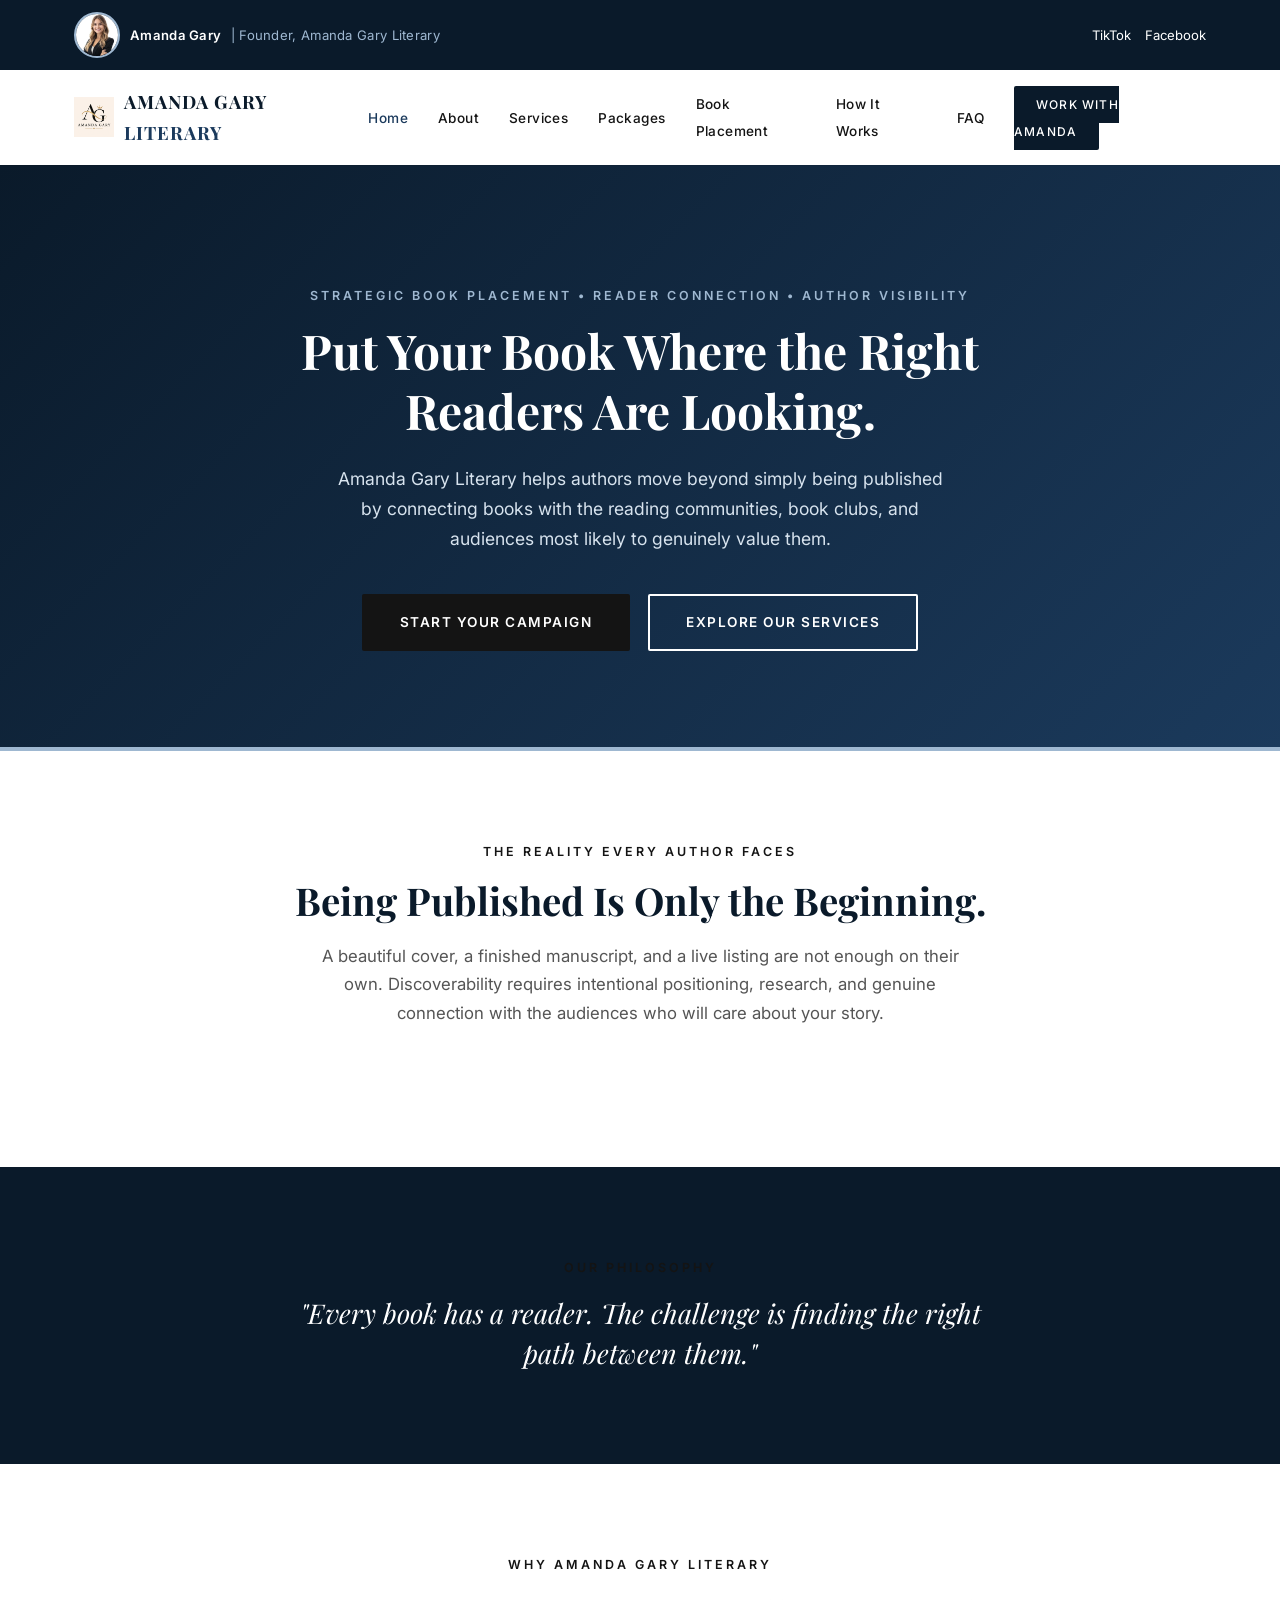
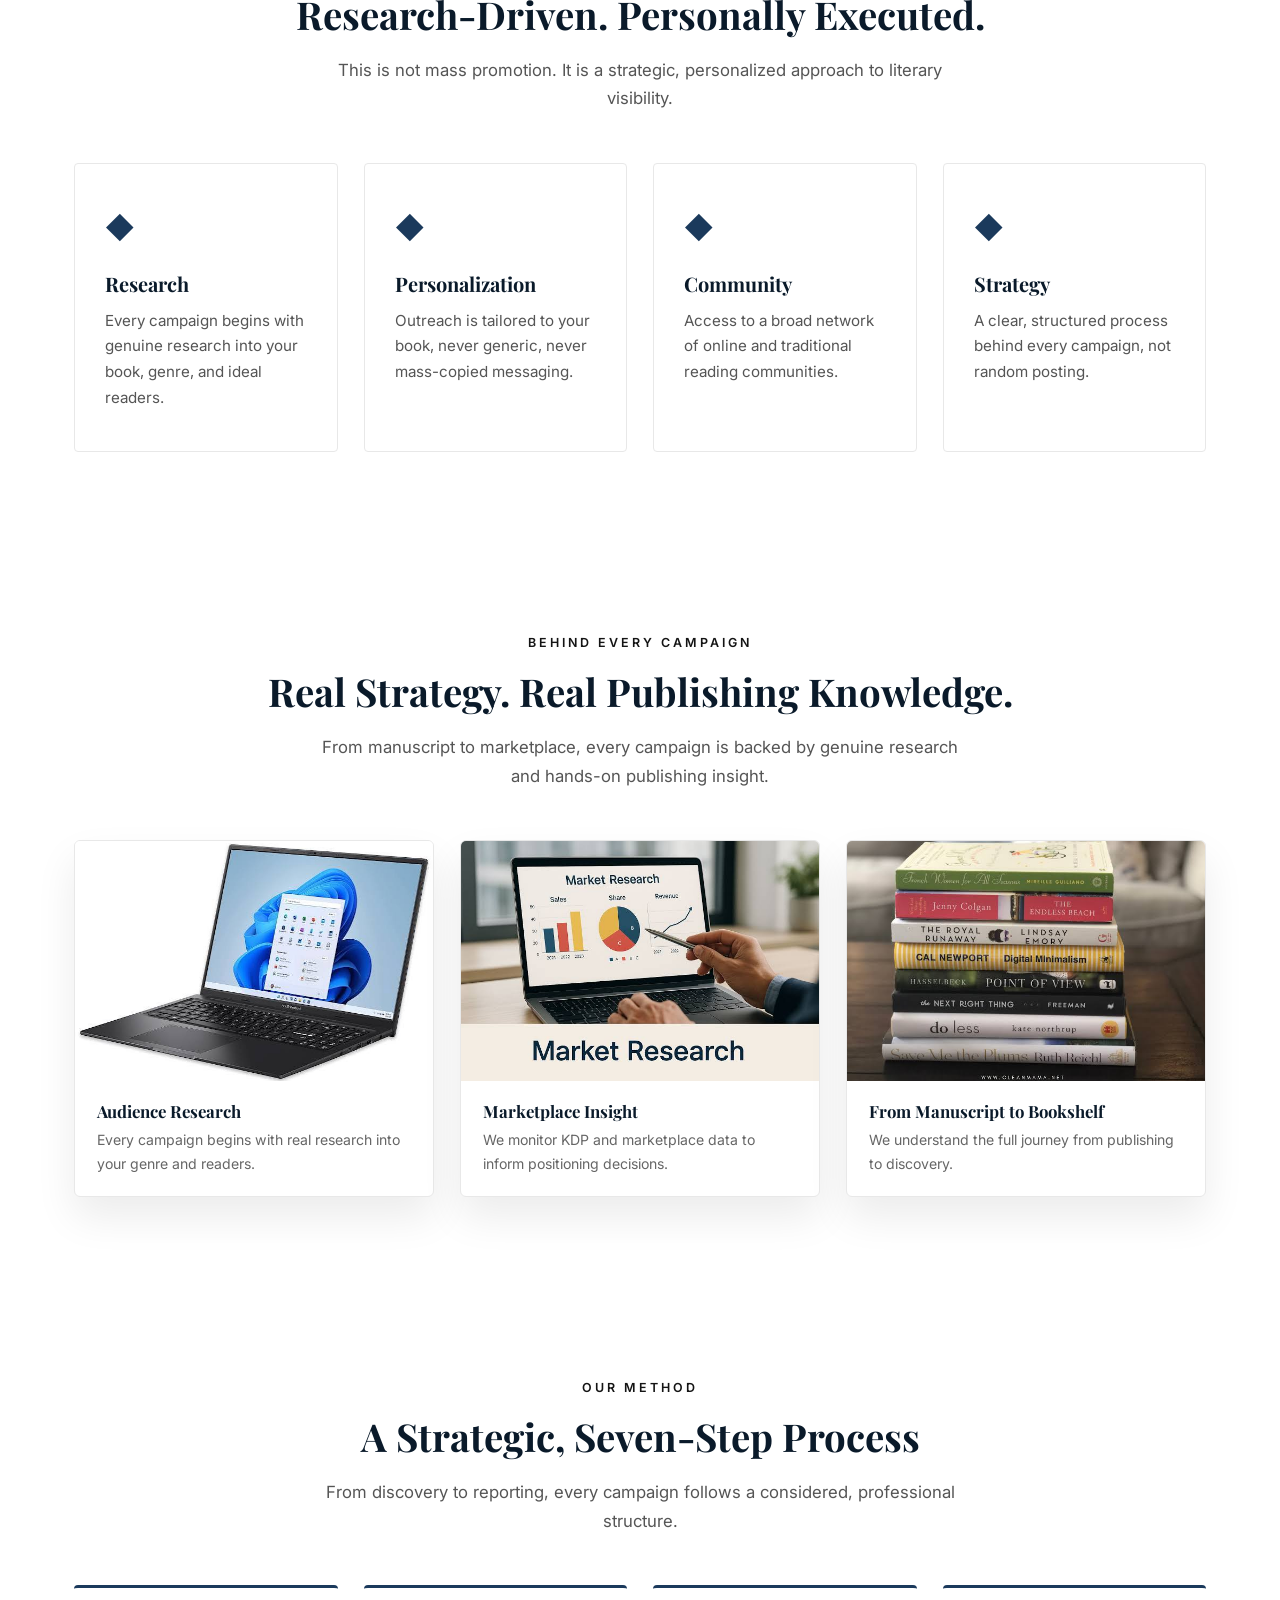
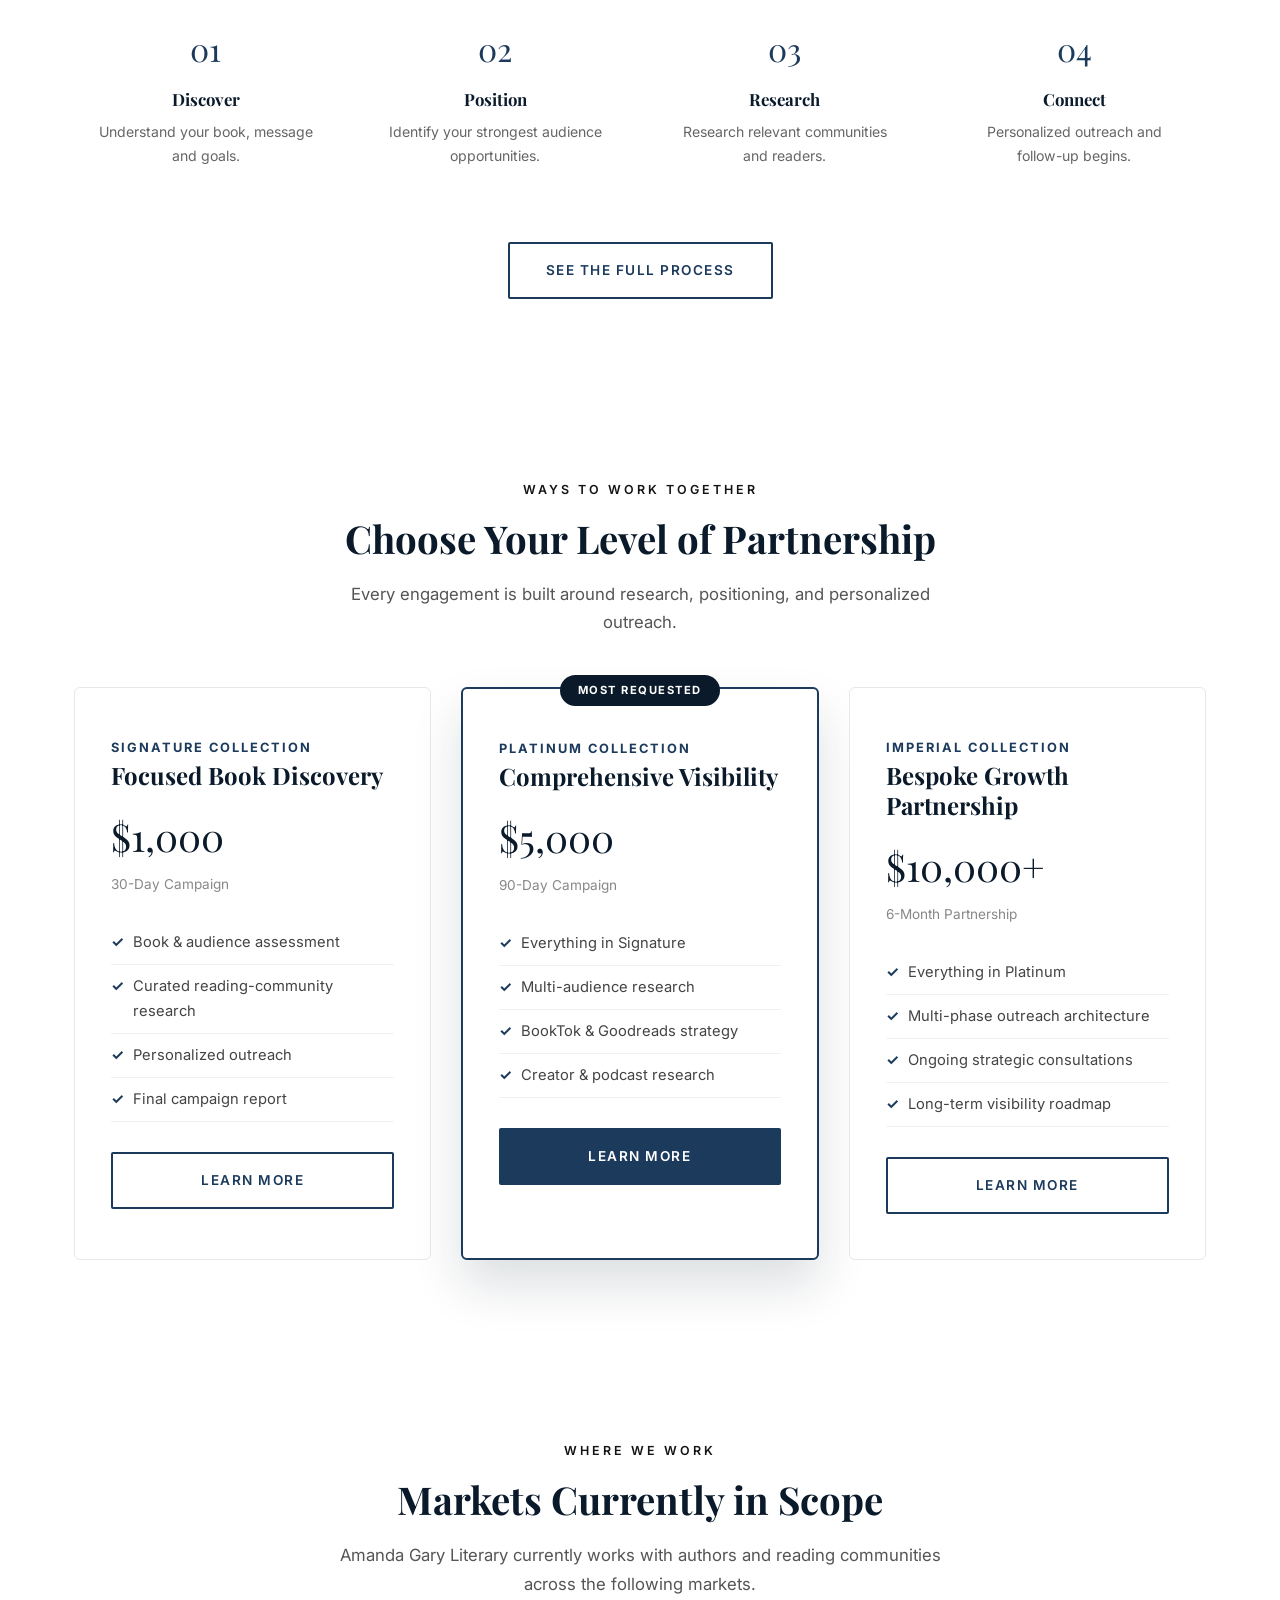
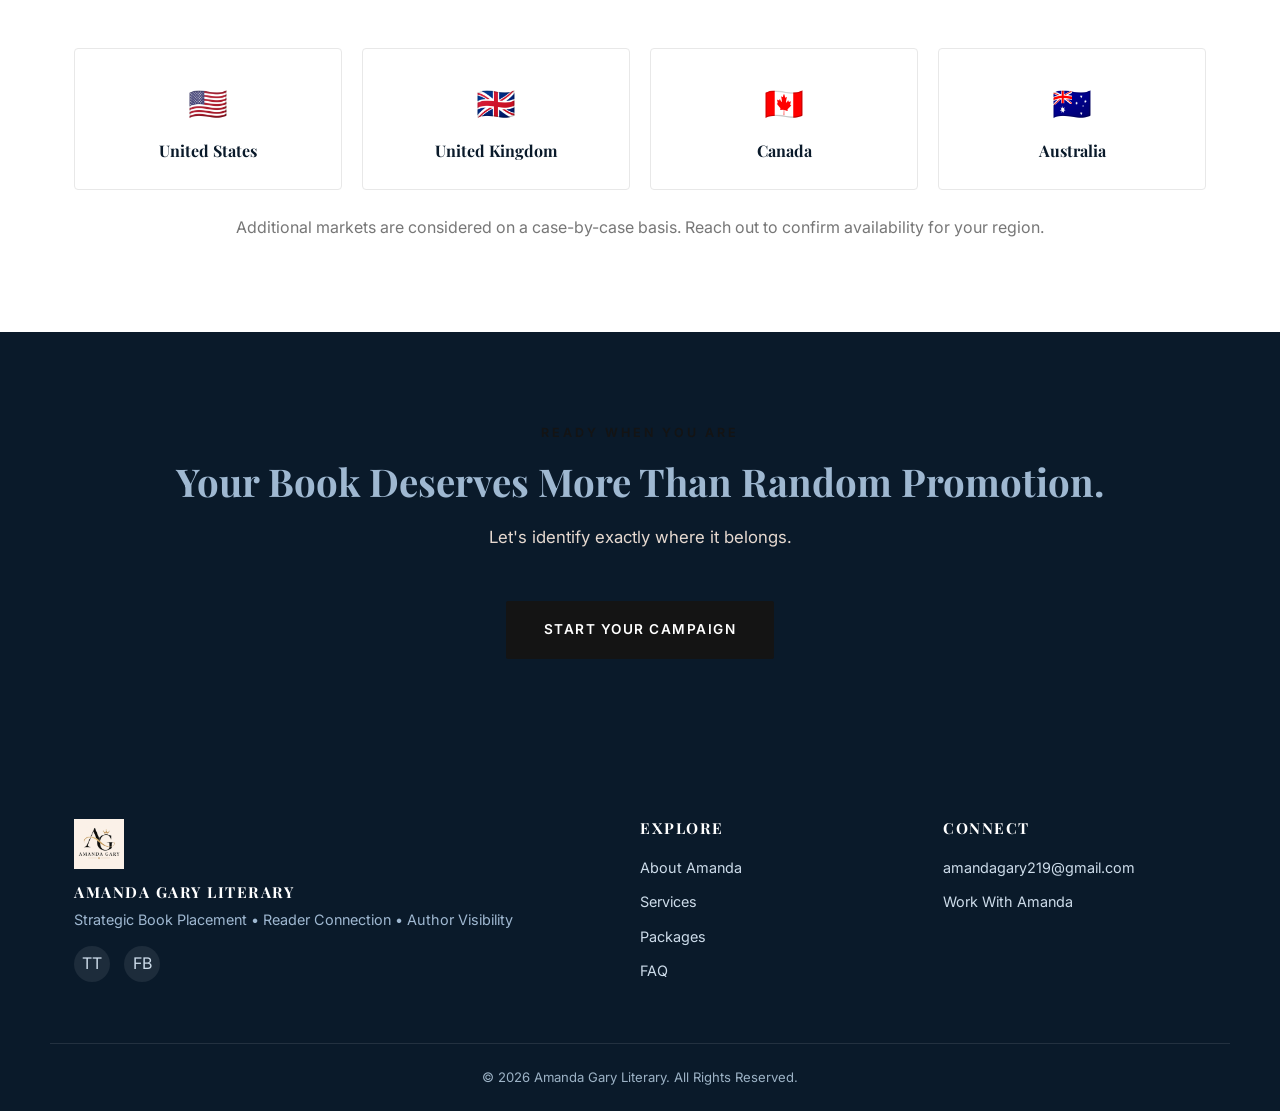
<file: index.html>
<!DOCTYPE html>
<html lang="en">
<head>
<meta charset="UTF-8">
<meta name="viewport" content="width=device-width, initial-scale=1.0">
<title>Amanda Gary Literary | Strategic Book Placement & Author Visibility</title>
<meta name="description" content="Amanda Gary Literary helps authors strategically position their books, connect with the right reading communities, and create meaningful opportunities for discovery and engagement.">
<link rel="icon" type="image/png" href="logo.png">
<link href="https://fonts.googleapis.com/css2?family=Playfair+Display:wght@600;700&family=Inter:wght@400;500;600;700&display=swap" rel="stylesheet">
<link rel="stylesheet" href="styles.css">
</head>
<body>

<div class="top-bar">
  <div class="top-bar-container">
    <div class="top-bar-profile">
      <img src="amanda.png" alt="Amanda Gary" class="top-bar-photo">
      <span class="top-bar-name">Amanda Gary <span class="top-bar-title">| Founder, Amanda Gary Literary</span></span>
    </div>
    <div class="top-bar-social">
      <a href="https://www.tiktok.com/@amanda.gary7" target="_blank">TikTok</a>
      <a href="https://web.facebook.com/profile.php?id=61573169948156" target="_blank">Facebook</a>
    </div>
  </div>
</div>

<nav class="navbar">
  <div class="nav-container">
    <a href="index.html" class="logo">
      <img src="logo.png" alt="Amanda Gary Literary Logo" class="logo-img">
      <span class="logo-text">AMANDA GARY <em>LITERARY</em></span>
    </a>
    <ul class="nav-menu" id="navMenu">
      <li><a href="index.html" class="active">Home</a></li>
      <li><a href="about.html">About</a></li>
      <li><a href="services.html">Services</a></li>
      <li><a href="packages.html">Packages</a></li>
      <li><a href="book-placement.html">Book Placement</a></li>
      <li><a href="how-it-works.html">How It Works</a></li>
      <li><a href="faq.html">FAQ</a></li>
      <li><a href="contact.html" class="btn-nav">Work With Amanda</a></li>
    </ul>
    <button class="nav-toggle" id="navToggle" aria-label="Menu">
      <span></span><span></span><span></span>
    </button>
  </div>
</nav>

<section class="hero">
  <div class="container">
    <span class="eyebrow">Strategic Book Placement • Reader Connection • Author Visibility</span>
    <h1>Put Your Book Where the Right Readers Are Looking.</h1>
    <p>Amanda Gary Literary helps authors move beyond simply being published by connecting books with the reading communities, book clubs, and audiences most likely to genuinely value them.</p>
    <div class="btn-group">
      <a href="contact.html" class="btn btn-gold">Start Your Campaign</a>
      <a href="services.html" class="btn btn-outline" style="border-color:var(--ivory); color:var(--ivory);">Explore Our Services</a>
    </div>
  </div>
</section>

<section class="section">
  <div class="container text-center reveal">
    <span class="eyebrow">The Reality Every Author Faces</span>
    <h2 class="section-title">Being Published Is Only the Beginning.</h2>
    <p class="section-subtitle">A beautiful cover, a finished manuscript, and a live listing are not enough on their own. Discoverability requires intentional positioning, research, and genuine connection with the audiences who will care about your story.</p>
  </div>
</section>

<section class="section section-dark">
  <div class="container philosophy reveal">
    <span class="eyebrow">Our Philosophy</span>
    <p class="quote">"Every book has a reader. The challenge is finding the right path between them."</p>
  </div>
</section>

<section class="section section-alt">
  <div class="container">
    <div class="text-center reveal">
      <span class="eyebrow">Why Amanda Gary Literary</span>
      <h2 class="section-title">Research-Driven. Personally Executed.</h2>
      <p class="section-subtitle">This is not mass promotion. It is a strategic, personalized approach to literary visibility.</p>
    </div>
    <div class="grid-4">
      <div class="card reveal">
        <div class="icon">◆</div>
        <h3>Research</h3>
        <p>Every campaign begins with genuine research into your book, genre, and ideal readers.</p>
      </div>
      <div class="card reveal">
        <div class="icon">◆</div>
        <h3>Personalization</h3>
        <p>Outreach is tailored to your book, never generic, never mass-copied messaging.</p>
      </div>
      <div class="card reveal">
        <div class="icon">◆</div>
        <h3>Community</h3>
        <p>Access to a broad network of online and traditional reading communities.</p>
      </div>
      <div class="card reveal">
        <div class="icon">◆</div>
        <h3>Strategy</h3>
        <p>A clear, structured process behind every campaign, not random posting.</p>
      </div>
    </div>
  </div>
</section>

<!-- ===== NEW: VISUAL SHOWCASE ===== -->
<section class="section">
  <div class="container">
    <div class="text-center reveal">
      <span class="eyebrow">Behind Every Campaign</span>
      <h2 class="section-title">Real Strategy. Real Publishing Knowledge.</h2>
      <p class="section-subtitle">From manuscript to marketplace, every campaign is backed by genuine research and hands-on publishing insight.</p>
    </div>
    <div class="showcase-grid">
      <div class="showcase-item reveal">
        <img src="laptop.png" alt="Laptop with book marketing research">
        <div class="showcase-caption">
          <h4>Audience Research</h4>
          <p>Every campaign begins with real research into your genre and readers.</p>
        </div>
      </div>
      <div class="showcase-item reveal">
        <img src="kdp-dashboard.png" alt="Amazon KDP dashboard analytics">
        <div class="showcase-caption">
          <h4>Marketplace Insight</h4>
          <p>We monitor KDP and marketplace data to inform positioning decisions.</p>
        </div>
      </div>
      <div class="showcase-item reveal">
        <img src="book-stack.png" alt="Stack of published books">
        <div class="showcase-caption">
          <h4>From Manuscript to Bookshelf</h4>
          <p>We understand the full journey from publishing to discovery.</p>
        </div>
      </div>
    </div>
  </div>
</section>

<section class="section section-alt">
  <div class="container">
    <div class="text-center reveal">
      <span class="eyebrow">Our Method</span>
      <h2 class="section-title">A Strategic, Seven-Step Process</h2>
      <p class="section-subtitle">From discovery to reporting, every campaign follows a considered, professional structure.</p>
    </div>
    <div class="steps">
      <div class="step reveal">
        <div class="step-num">01</div>
        <h4>Discover</h4>
        <p>Understand your book, message and goals.</p>
      </div>
      <div class="step reveal">
        <div class="step-num">02</div>
        <h4>Position</h4>
        <p>Identify your strongest audience opportunities.</p>
      </div>
      <div class="step reveal">
        <div class="step-num">03</div>
        <h4>Research</h4>
        <p>Research relevant communities and readers.</p>
      </div>
      <div class="step reveal">
        <div class="step-num">04</div>
        <h4>Connect</h4>
        <p>Personalized outreach and follow-up begins.</p>
      </div>
    </div>
    <div class="text-center" style="margin-top:40px;">
      <a href="how-it-works.html" class="btn btn-outline">See the Full Process</a>
    </div>
  </div>
</section>

<section class="section">
  <div class="container">
    <div class="text-center reveal">
      <span class="eyebrow">Ways to Work Together</span>
      <h2 class="section-title">Choose Your Level of Partnership</h2>
      <p class="section-subtitle">Every engagement is built around research, positioning, and personalized outreach.</p>
    </div>
    <div class="grid-3">
      <div class="package-card reveal">
        <span class="package-name">Signature Collection</span>
        <h3>Focused Book Discovery</h3>
        <div class="price">$1,000</div>
        <span class="duration">30-Day Campaign</span>
        <ul>
          <li>Book & audience assessment</li>
          <li>Curated reading-community research</li>
          <li>Personalized outreach</li>
          <li>Final campaign report</li>
        </ul>
        <a href="packages.html" class="btn btn-outline">Learn More</a>
      </div>
      <div class="package-card featured reveal">
        <span class="badge">Most Requested</span>
        <span class="package-name">Platinum Collection</span>
        <h3>Comprehensive Visibility</h3>
        <div class="price">$5,000</div>
        <span class="duration">90-Day Campaign</span>
        <ul>
          <li>Everything in Signature</li>
          <li>Multi-audience research</li>
          <li>BookTok & Goodreads strategy</li>
          <li>Creator & podcast research</li>
        </ul>
        <a href="packages.html" class="btn btn-primary">Learn More</a>
      </div>
      <div class="package-card reveal">
        <span class="package-name">Imperial Collection</span>
        <h3>Bespoke Growth Partnership</h3>
        <div class="price">$10,000+</div>
        <span class="duration">6-Month Partnership</span>
        <ul>
          <li>Everything in Platinum</li>
          <li>Multi-phase outreach architecture</li>
          <li>Ongoing strategic consultations</li>
          <li>Long-term visibility roadmap</li>
        </ul>
        <a href="packages.html" class="btn btn-outline">Learn More</a>
      </div>
    </div>
  </div>
</section>

<!-- ===== NEW: MARKETS CURRENTLY IN SCOPE ===== -->
<section class="section section-alt">
  <div class="container">
    <div class="text-center reveal">
      <span class="eyebrow">Where We Work</span>
      <h2 class="section-title">Markets Currently in Scope</h2>
      <p class="section-subtitle">Amanda Gary Literary currently works with authors and reading communities across the following markets.</p>
    </div>
    <div class="market-grid">
      <div class="market-card reveal"><div class="flag">🇺🇸</div><h4>United States</h4></div>
      <div class="market-card reveal"><div class="flag">🇬🇧</div><h4>United Kingdom</h4></div>
      <div class="market-card reveal"><div class="flag">🇨🇦</div><h4>Canada</h4></div>
      <div class="market-card reveal"><div class="flag">🇦🇺</div><h4>Australia</h4></div>
    </div>
    <p class="text-center" style="margin-top:24px; color:#777;">Additional markets are considered on a case-by-case basis. Reach out to confirm availability for your region.</p>
  </div>
</section>

<section class="section section-dark text-center">
  <div class="container reveal">
    <span class="eyebrow">Ready When You Are</span>
    <h2 class="section-title">Your Book Deserves More Than Random Promotion.</h2>
    <p class="section-subtitle" style="color:#e6d9d0;">Let's identify exactly where it belongs.</p>
    <a href="contact.html" class="btn btn-gold">Start Your Campaign</a>
  </div>
</section>

<footer class="footer">
  <div class="footer-container">
    <div class="footer-brand">
      <img src="logo.png" alt="Amanda Gary Literary" class="footer-logo">
      <h4 style="margin-bottom:6px;">Amanda Gary Literary</h4>
      <p>Strategic Book Placement • Reader Connection • Author Visibility</p>
      <div class="footer-social">
        <a href="https://www.tiktok.com/@amanda.gary7" target="_blank">TT</a>
        <a href="https://web.facebook.com/profile.php?id=61573169948156" target="_blank">FB</a>
      </div>
    </div>
    <div class="footer-links">
      <h4>Explore</h4>
      <a href="about.html">About Amanda</a>
      <a href="services.html">Services</a>
      <a href="packages.html">Packages</a>
      <a href="faq.html">FAQ</a>
    </div>
    <div class="footer-contact">
      <h4>Connect</h4>
      <a href="mailto:amandagary219@gmail.com">amandagary219@gmail.com</a>
      <a href="contact.html">Work With Amanda</a>
    </div>
  </div>
  <div class="footer-bottom">© 2026 Amanda Gary Literary. All Rights Reserved.</div>
</footer>

<script src="script.js"></script>
</body>
</html>
</file>
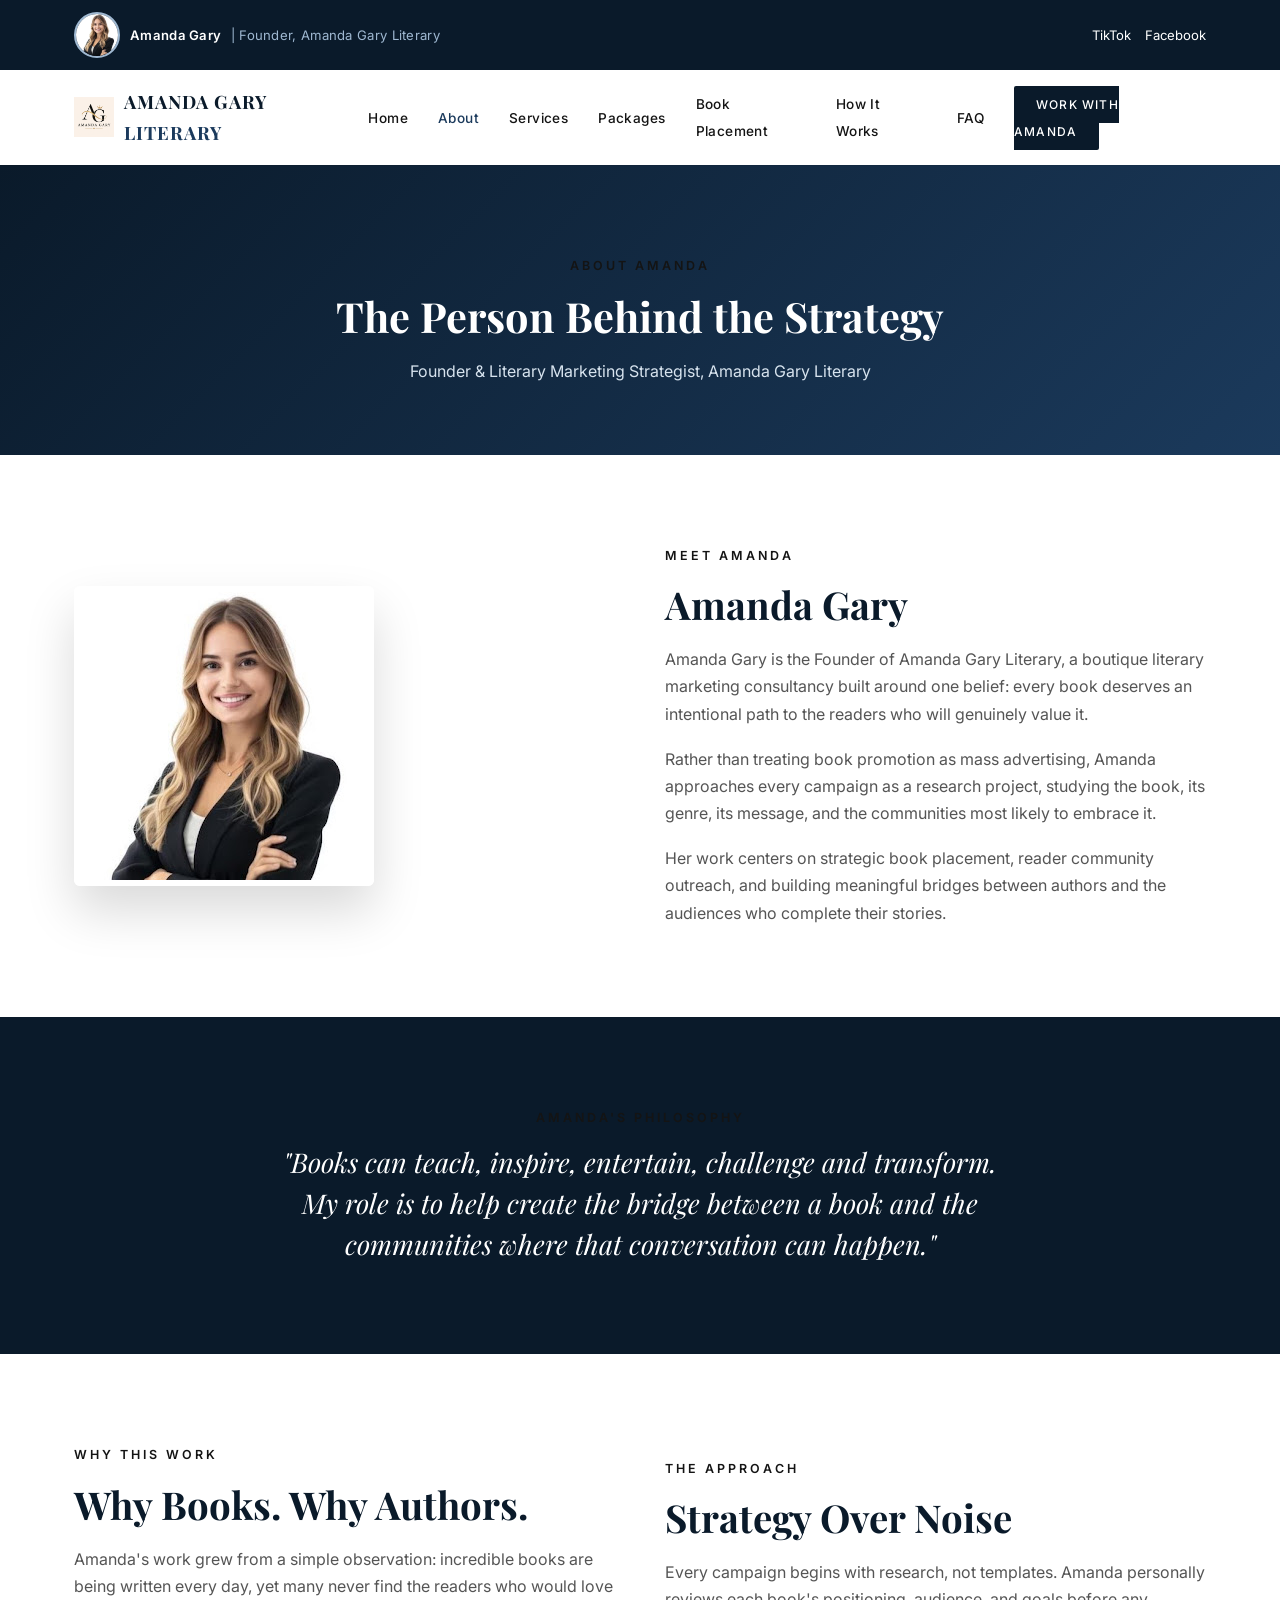
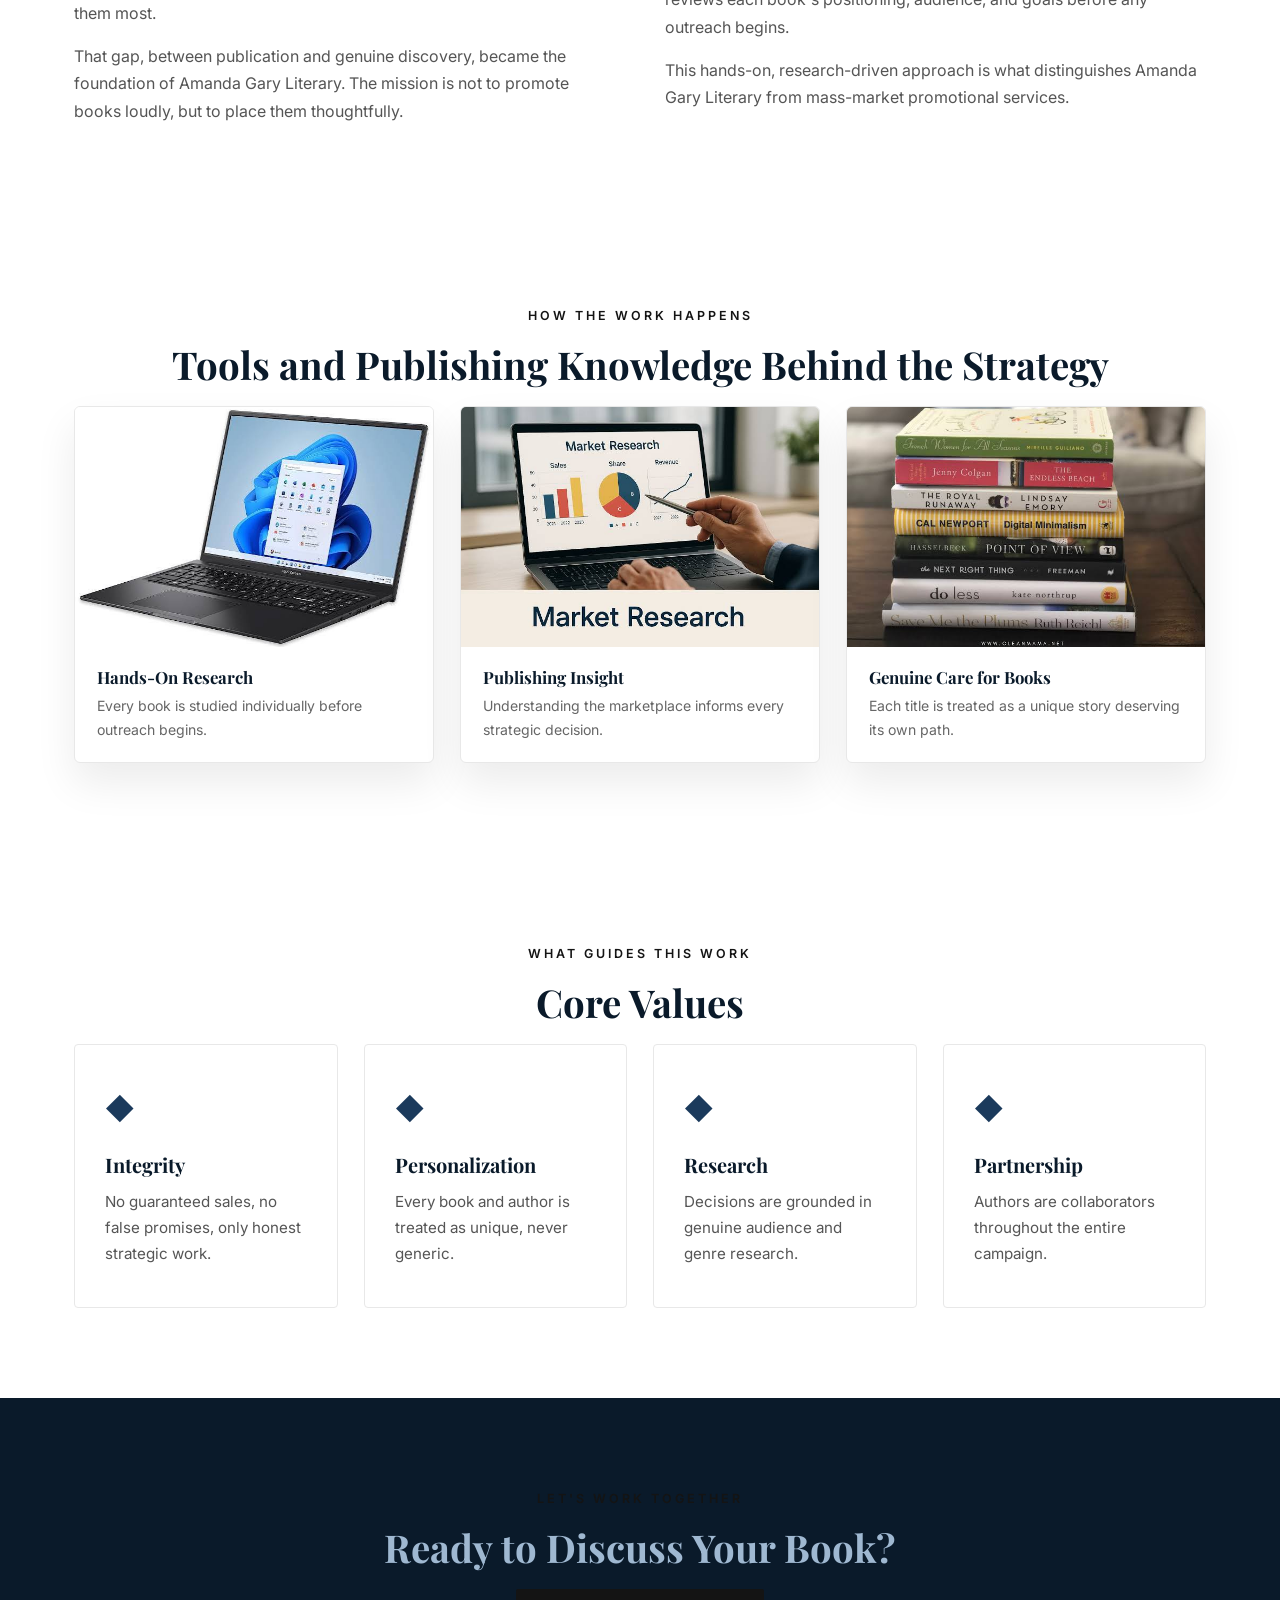
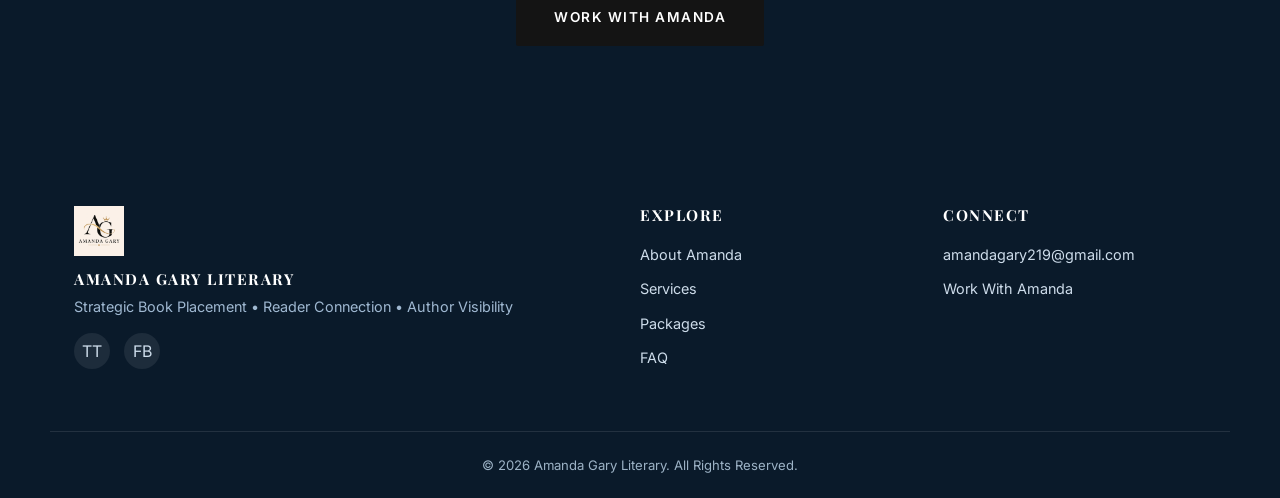
<file: about.html>
<!DOCTYPE html>
<html lang="en">
<head>
<meta charset="UTF-8">
<meta name="viewport" content="width=device-width, initial-scale=1.0">
<title>About Amanda Gary | Amanda Gary Literary</title>
<meta name="description" content="Meet Amanda Gary, Founder of Amanda Gary Literary, a boutique literary marketing consultancy focused on strategic book placement and author visibility.">
<link rel="icon" type="image/png" href="logo.png">
<link href="https://fonts.googleapis.com/css2?family=Playfair+Display:wght@600;700&family=Inter:wght@400;500;600;700&display=swap" rel="stylesheet">
<link rel="stylesheet" href="styles.css">
</head>
<body>

<div class="top-bar">
  <div class="top-bar-container">
    <div class="top-bar-profile">
      <img src="amanda.png" alt="Amanda Gary" class="top-bar-photo">
      <span class="top-bar-name">Amanda Gary <span class="top-bar-title">| Founder, Amanda Gary Literary</span></span>
    </div>
    <div class="top-bar-social">
      <a href="https://www.tiktok.com/@amanda.gary7" target="_blank">TikTok</a>
      <a href="https://web.facebook.com/profile.php?id=61573169948156" target="_blank">Facebook</a>
    </div>
  </div>
</div>

<nav class="navbar">
  <div class="nav-container">
    <a href="index.html" class="logo">
      <img src="logo.png" alt="Amanda Gary Literary Logo" class="logo-img">
      <span class="logo-text">AMANDA GARY <em>LITERARY</em></span>
    </a>
    <ul class="nav-menu" id="navMenu">
      <li><a href="index.html">Home</a></li>
      <li><a href="about.html" class="active">About</a></li>
      <li><a href="services.html">Services</a></li>
      <li><a href="packages.html">Packages</a></li>
      <li><a href="book-placement.html">Book Placement</a></li>
      <li><a href="how-it-works.html">How It Works</a></li>
      <li><a href="faq.html">FAQ</a></li>
      <li><a href="contact.html" class="btn-nav">Work With Amanda</a></li>
    </ul>
    <button class="nav-toggle" id="navToggle" aria-label="Menu">
      <span></span><span></span><span></span>
    </button>
  </div>
</nav>

<section class="page-header">
  <div class="container">
    <span class="eyebrow">About Amanda</span>
    <h1>The Person Behind the Strategy</h1>
    <p>Founder & Literary Marketing Strategist, Amanda Gary Literary</p>
  </div>
</section>

<section class="section">
  <div class="container grid-2">
    <div class="reveal">
      <img src="amanda.png" alt="Amanda Gary, Founder of Amanda Gary Literary" class="about-photo">
    </div>
    <div class="reveal">
      <span class="eyebrow">Meet Amanda</span>
      <h2 class="section-title">Amanda Gary</h2>
      <p style="margin-bottom:18px; color:#555;">Amanda Gary is the Founder of Amanda Gary Literary, a boutique literary marketing consultancy built around one belief: every book deserves an intentional path to the readers who will genuinely value it.</p>
      <p style="margin-bottom:18px; color:#555;">Rather than treating book promotion as mass advertising, Amanda approaches every campaign as a research project, studying the book, its genre, its message, and the communities most likely to embrace it.</p>
      <p style="color:#555;">Her work centers on strategic book placement, reader community outreach, and building meaningful bridges between authors and the audiences who complete their stories.</p>
    </div>
  </div>
</section>

<section class="section section-dark">
  <div class="container philosophy reveal">
    <span class="eyebrow">Amanda's Philosophy</span>
    <p class="quote">"Books can teach, inspire, entertain, challenge and transform. My role is to help create the bridge between a book and the communities where that conversation can happen."</p>
  </div>
</section>

<section class="section section-alt">
  <div class="container">
    <div class="grid-2">
      <div class="reveal">
        <span class="eyebrow">Why This Work</span>
        <h2 class="section-title">Why Books. Why Authors.</h2>
        <p style="color:#555; margin-bottom:16px;">Amanda's work grew from a simple observation: incredible books are being written every day, yet many never find the readers who would love them most.</p>
        <p style="color:#555;">That gap, between publication and genuine discovery, became the foundation of Amanda Gary Literary. The mission is not to promote books loudly, but to place them thoughtfully.</p>
      </div>
      <div class="reveal">
        <span class="eyebrow">The Approach</span>
        <h2 class="section-title">Strategy Over Noise</h2>
        <p style="color:#555; margin-bottom:16px;">Every campaign begins with research, not templates. Amanda personally reviews each book's positioning, audience, and goals before any outreach begins.</p>
        <p style="color:#555;">This hands-on, research-driven approach is what distinguishes Amanda Gary Literary from mass-market promotional services.</p>
      </div>
    </div>
  </div>
</section>

<!-- ===== NEW: VISUAL SHOWCASE ===== -->
<section class="section">
  <div class="container">
    <div class="text-center reveal">
      <span class="eyebrow">How the Work Happens</span>
      <h2 class="section-title">Tools and Publishing Knowledge Behind the Strategy</h2>
    </div>
    <div class="showcase-grid">
      <div class="showcase-item reveal">
        <img src="laptop.png" alt="Amanda's research process">
        <div class="showcase-caption">
          <h4>Hands-On Research</h4>
          <p>Every book is studied individually before outreach begins.</p>
        </div>
      </div>
      <div class="showcase-item reveal">
        <img src="kdp-dashboard.png" alt="KDP dashboard analytics">
        <div class="showcase-caption">
          <h4>Publishing Insight</h4>
          <p>Understanding the marketplace informs every strategic decision.</p>
        </div>
      </div>
      <div class="showcase-item reveal">
        <img src="book-stack.png" alt="Books worked on">
        <div class="showcase-caption">
          <h4>Genuine Care for Books</h4>
          <p>Each title is treated as a unique story deserving its own path.</p>
        </div>
      </div>
    </div>
  </div>
</section>

<section class="section section-alt">
  <div class="container">
    <div class="text-center reveal">
      <span class="eyebrow">What Guides This Work</span>
      <h2 class="section-title">Core Values</h2>
    </div>
    <div class="grid-4">
      <div class="card reveal">
        <div class="icon">◆</div>
        <h3>Integrity</h3>
        <p>No guaranteed sales, no false promises, only honest strategic work.</p>
      </div>
      <div class="card reveal">
        <div class="icon">◆</div>
        <h3>Personalization</h3>
        <p>Every book and author is treated as unique, never generic.</p>
      </div>
      <div class="card reveal">
        <div class="icon">◆</div>
        <h3>Research</h3>
        <p>Decisions are grounded in genuine audience and genre research.</p>
      </div>
      <div class="card reveal">
        <div class="icon">◆</div>
        <h3>Partnership</h3>
        <p>Authors are collaborators throughout the entire campaign.</p>
      </div>
    </div>
  </div>
</section>

<section class="section section-dark text-center">
  <div class="container reveal">
    <span class="eyebrow">Let's Work Together</span>
    <h2 class="section-title">Ready to Discuss Your Book?</h2>
    <a href="contact.html" class="btn btn-gold">Work With Amanda</a>
  </div>
</section>

<footer class="footer">
  <div class="footer-container">
    <div class="footer-brand">
      <img src="logo.png" alt="Amanda Gary Literary" class="footer-logo">
      <h4 style="margin-bottom:6px;">Amanda Gary Literary</h4>
      <p>Strategic Book Placement • Reader Connection • Author Visibility</p>
      <div class="footer-social">
        <a href="https://www.tiktok.com/@amanda.gary7" target="_blank">TT</a>
        <a href="https://web.facebook.com/profile.php?id=61573169948156" target="_blank">FB</a>
      </div>
    </div>
    <div class="footer-links">
      <h4>Explore</h4>
      <a href="about.html">About Amanda</a>
      <a href="services.html">Services</a>
      <a href="packages.html">Packages</a>
      <a href="faq.html">FAQ</a>
    </div>
    <div class="footer-contact">
      <h4>Connect</h4>
      <a href="mailto:amandagary219@gmail.com">amandagary219@gmail.com</a>
      <a href="contact.html">Work With Amanda</a>
    </div>
  </div>
  <div class="footer-bottom">© 2026 Amanda Gary Literary. All Rights Reserved.</div>
</footer>

<script src="script.js"></script>
</body>
</html>
</file>
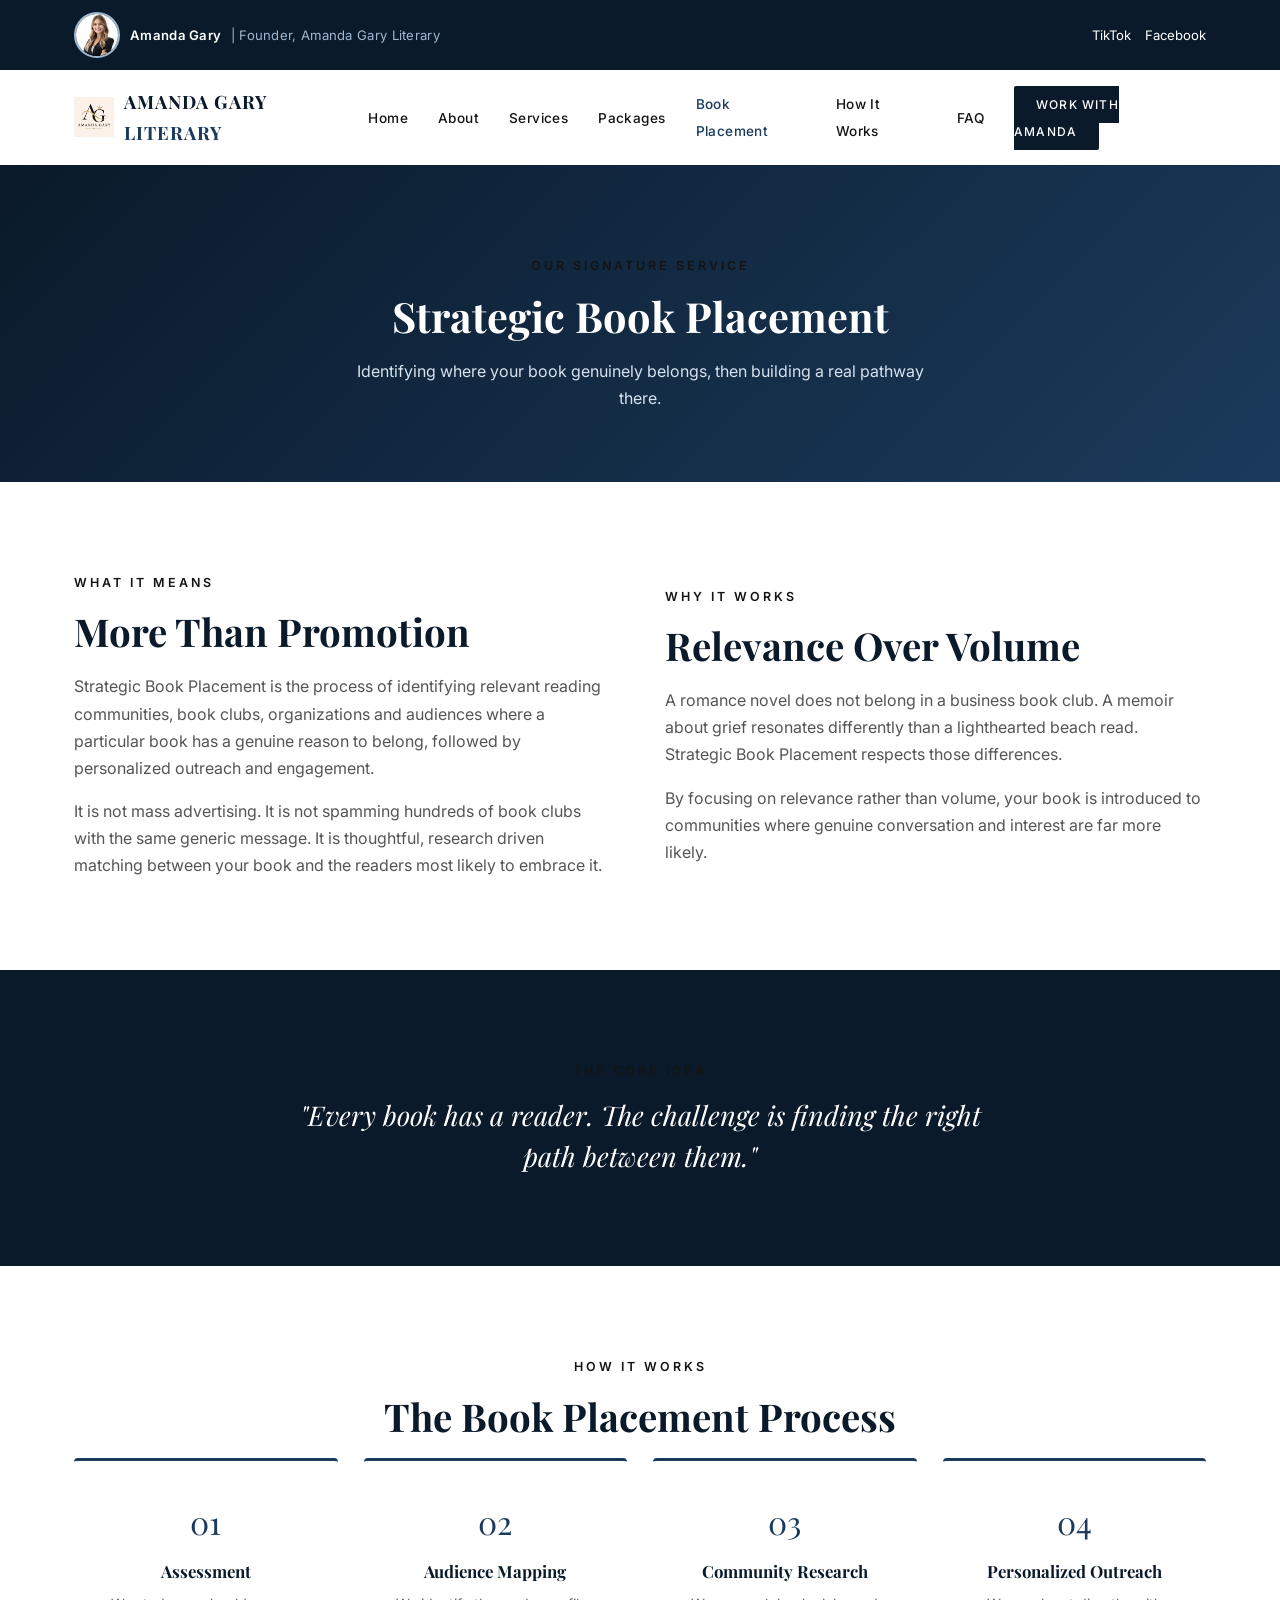
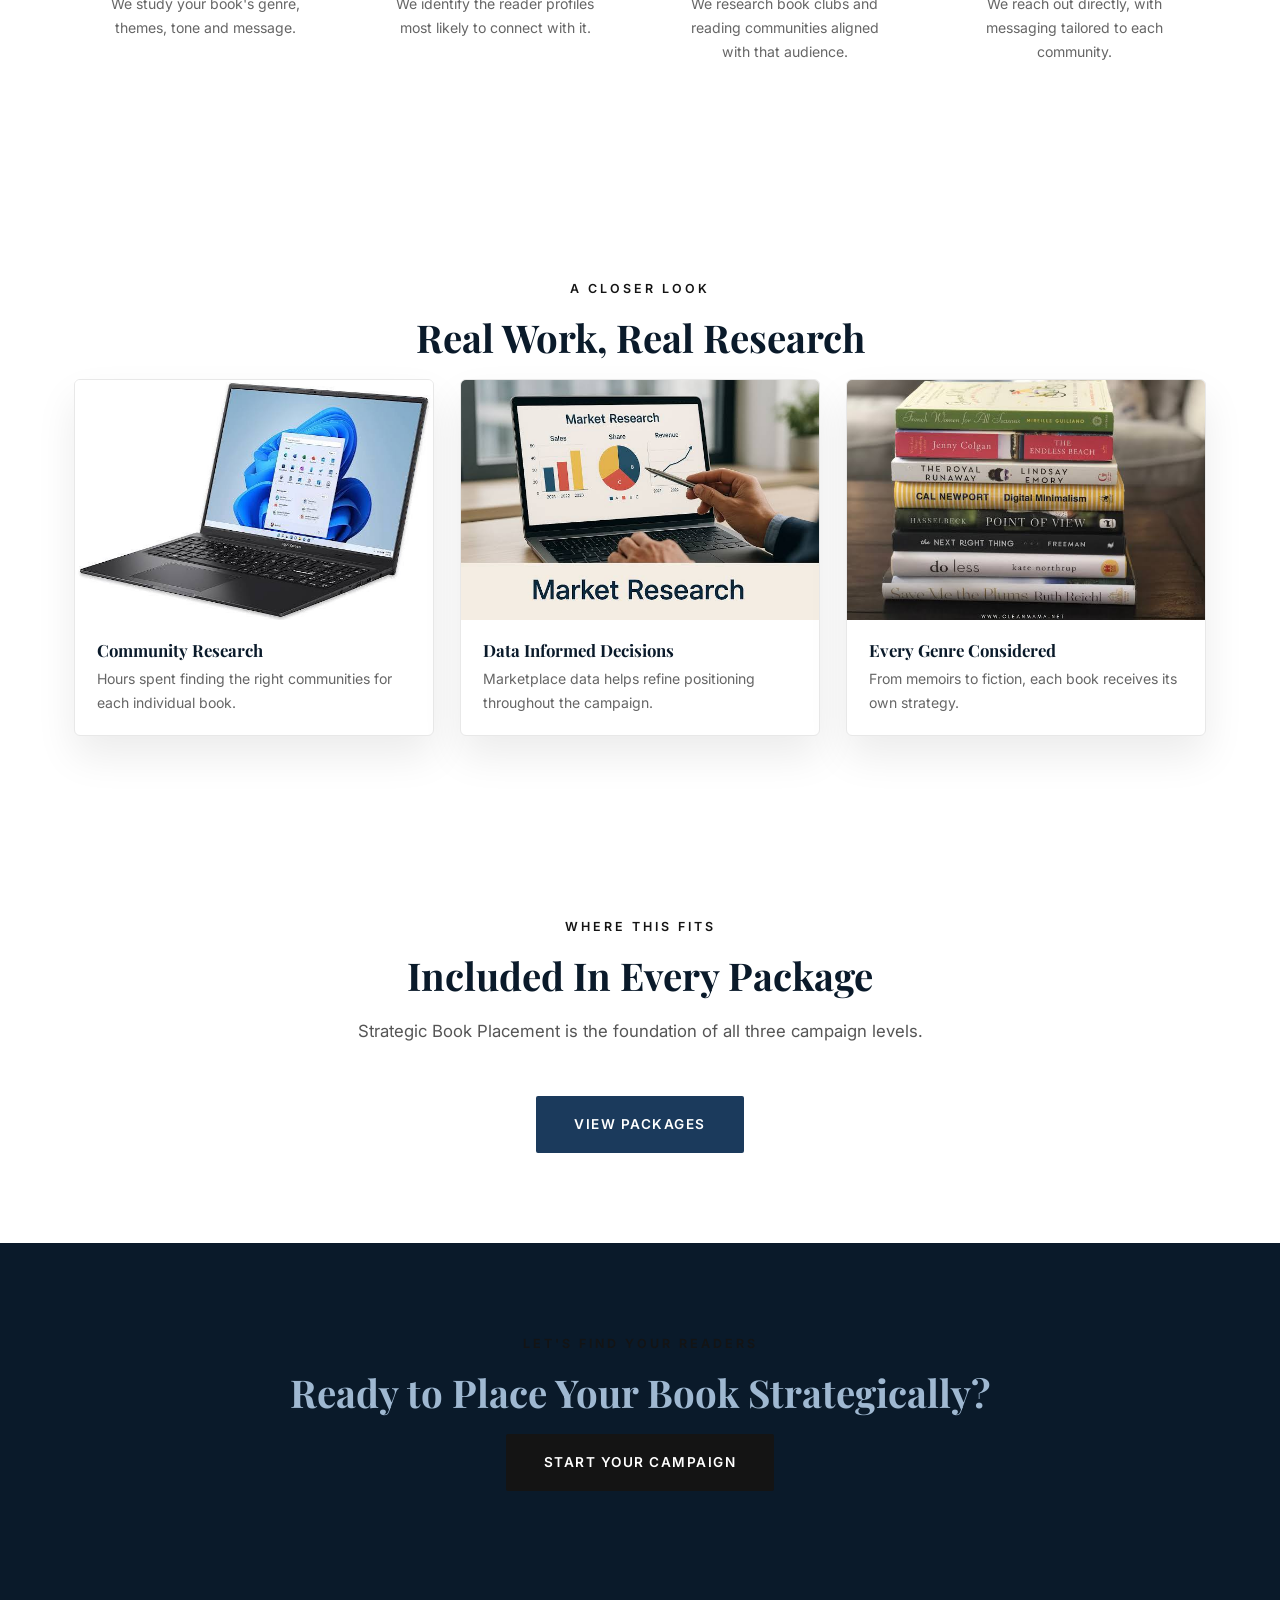
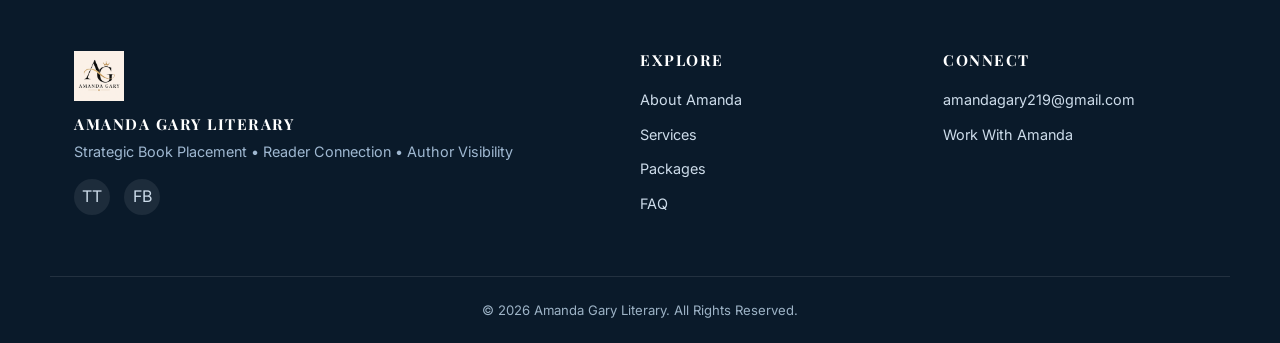
<file: book-placement.html>
<!DOCTYPE html>
<html lang="en">
<head>
<meta charset="UTF-8">
<meta name="viewport" content="width=device-width, initial-scale=1.0">
<title>Strategic Book Placement | Amanda Gary Literary</title>
<meta name="description" content="Learn how Amanda Gary Literary's signature service, Strategic Book Placement, connects books with the reading communities most likely to value them.">
<link rel="icon" type="image/png" href="logo.png">
<link href="https://fonts.googleapis.com/css2?family=Playfair+Display:wght@600;700&family=Inter:wght@400;500;600;700&display=swap" rel="stylesheet">
<link rel="stylesheet" href="styles.css">
</head>
<body>

<div class="top-bar">
  <div class="top-bar-container">
    <div class="top-bar-profile">
      <img src="amanda.png" alt="Amanda Gary" class="top-bar-photo">
      <span class="top-bar-name">Amanda Gary <span class="top-bar-title">| Founder, Amanda Gary Literary</span></span>
    </div>
    <div class="top-bar-social">
      <a href="https://www.tiktok.com/@amanda.gary7" target="_blank">TikTok</a>
      <a href="https://web.facebook.com/profile.php?id=61573169948156" target="_blank">Facebook</a>
    </div>
  </div>
</div>

<nav class="navbar">
  <div class="nav-container">
    <a href="index.html" class="logo">
      <img src="logo.png" alt="Amanda Gary Literary Logo" class="logo-img">
      <span class="logo-text">AMANDA GARY <em>LITERARY</em></span>
    </a>
    <ul class="nav-menu" id="navMenu">
      <li><a href="index.html">Home</a></li>
      <li><a href="about.html">About</a></li>
      <li><a href="services.html">Services</a></li>
      <li><a href="packages.html">Packages</a></li>
      <li><a href="book-placement.html" class="active">Book Placement</a></li>
      <li><a href="how-it-works.html">How It Works</a></li>
      <li><a href="faq.html">FAQ</a></li>
      <li><a href="contact.html" class="btn-nav">Work With Amanda</a></li>
    </ul>
    <button class="nav-toggle" id="navToggle" aria-label="Menu">
      <span></span><span></span><span></span>
    </button>
  </div>
</nav>

<section class="page-header">
  <div class="container">
    <span class="eyebrow">Our Signature Service</span>
    <h1>Strategic Book Placement</h1>
    <p>Identifying where your book genuinely belongs, then building a real pathway there.</p>
  </div>
</section>

<section class="section">
  <div class="container grid-2">
    <div class="reveal">
      <span class="eyebrow">What It Means</span>
      <h2 class="section-title">More Than Promotion</h2>
      <p style="color:#555; margin-bottom:16px;">Strategic Book Placement is the process of identifying relevant reading communities, book clubs, organizations and audiences where a particular book has a genuine reason to belong, followed by personalized outreach and engagement.</p>
      <p style="color:#555;">It is not mass advertising. It is not spamming hundreds of book clubs with the same generic message. It is thoughtful, research driven matching between your book and the readers most likely to embrace it.</p>
    </div>
    <div class="reveal">
      <span class="eyebrow">Why It Works</span>
      <h2 class="section-title">Relevance Over Volume</h2>
      <p style="color:#555; margin-bottom:16px;">A romance novel does not belong in a business book club. A memoir about grief resonates differently than a lighthearted beach read. Strategic Book Placement respects those differences.</p>
      <p style="color:#555;">By focusing on relevance rather than volume, your book is introduced to communities where genuine conversation and interest are far more likely.</p>
    </div>
  </div>
</section>

<section class="section section-dark">
  <div class="container philosophy reveal">
    <span class="eyebrow">The Core Idea</span>
    <p class="quote">"Every book has a reader. The challenge is finding the right path between them."</p>
  </div>
</section>

<section class="section section-alt">
  <div class="container">
    <div class="text-center reveal">
      <span class="eyebrow">How It Works</span>
      <h2 class="section-title">The Book Placement Process</h2>
    </div>
    <div class="steps">
      <div class="step reveal">
        <div class="step-num">01</div>
        <h4>Assessment</h4>
        <p>We study your book's genre, themes, tone and message.</p>
      </div>
      <div class="step reveal">
        <div class="step-num">02</div>
        <h4>Audience Mapping</h4>
        <p>We identify the reader profiles most likely to connect with it.</p>
      </div>
      <div class="step reveal">
        <div class="step-num">03</div>
        <h4>Community Research</h4>
        <p>We research book clubs and reading communities aligned with that audience.</p>
      </div>
      <div class="step reveal">
        <div class="step-num">04</div>
        <h4>Personalized Outreach</h4>
        <p>We reach out directly, with messaging tailored to each community.</p>
      </div>
    </div>
  </div>
</section>

<!-- VISUAL SHOWCASE -->
<section class="section">
  <div class="container">
    <div class="text-center reveal">
      <span class="eyebrow">A Closer Look</span>
      <h2 class="section-title">Real Work, Real Research</h2>
    </div>
    <div class="showcase-grid">
      <div class="showcase-item reveal">
        <img src="laptop.png" alt="Research process">
        <div class="showcase-caption">
          <h4>Community Research</h4>
          <p>Hours spent finding the right communities for each individual book.</p>
        </div>
      </div>
      <div class="showcase-item reveal">
        <img src="kdp-dashboard.png" alt="KDP dashboard">
        <div class="showcase-caption">
          <h4>Data Informed Decisions</h4>
          <p>Marketplace data helps refine positioning throughout the campaign.</p>
        </div>
      </div>
      <div class="showcase-item reveal">
        <img src="book-stack.png" alt="Books placed">
        <div class="showcase-caption">
          <h4>Every Genre Considered</h4>
          <p>From memoirs to fiction, each book receives its own strategy.</p>
        </div>
      </div>
    </div>
  </div>
</section>

<section class="section section-alt text-center">
  <div class="container reveal">
    <span class="eyebrow">Where This Fits</span>
    <h2 class="section-title">Included In Every Package</h2>
    <p class="section-subtitle">Strategic Book Placement is the foundation of all three campaign levels.</p>
    <a href="packages.html" class="btn btn-primary">View Packages</a>
  </div>
</section>

<section class="section section-dark text-center">
  <div class="container reveal">
    <span class="eyebrow">Let's Find Your Readers</span>
    <h2 class="section-title">Ready to Place Your Book Strategically?</h2>
    <a href="contact.html" class="btn btn-gold">Start Your Campaign</a>
  </div>
</section>

<footer class="footer">
  <div class="footer-container">
    <div class="footer-brand">
      <img src="logo.png" alt="Amanda Gary Literary" class="footer-logo">
      <h4 style="margin-bottom:6px;">Amanda Gary Literary</h4>
      <p>Strategic Book Placement • Reader Connection • Author Visibility</p>
      <div class="footer-social">
        <a href="https://www.tiktok.com/@amanda.gary7" target="_blank">TT</a>
        <a href="https://web.facebook.com/profile.php?id=61573169948156" target="_blank">FB</a>
      </div>
    </div>
    <div class="footer-links">
      <h4>Explore</h4>
      <a href="about.html">About Amanda</a>
      <a href="services.html">Services</a>
      <a href="packages.html">Packages</a>
      <a href="faq.html">FAQ</a>
    </div>
    <div class="footer-contact">
      <h4>Connect</h4>
      <a href="mailto:amandagary219@gmail.com">amandagary219@gmail.com</a>
      <a href="contact.html">Work With Amanda</a>
    </div>
  </div>
  <div class="footer-bottom">© 2026 Amanda Gary Literary. All Rights Reserved.</div>
</footer>

<script src="script.js"></script>
</body>
</html>
</file>
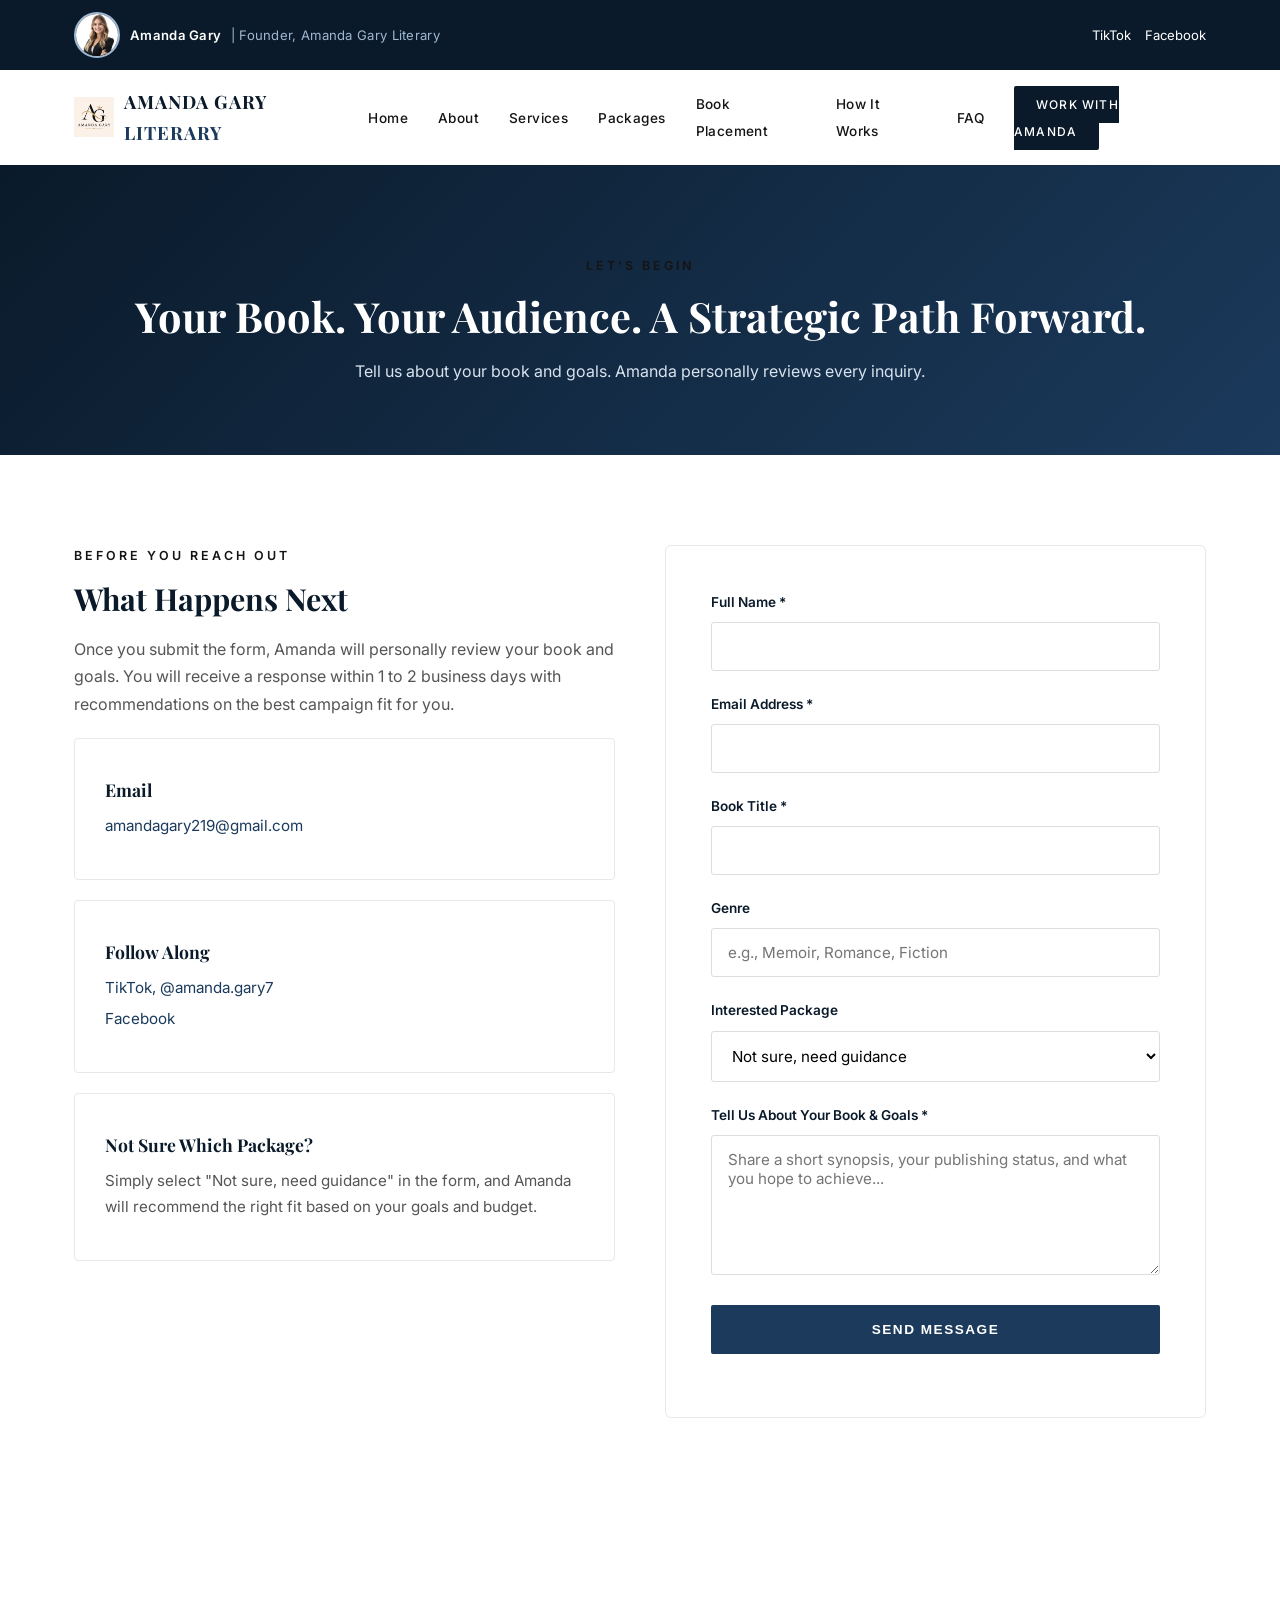
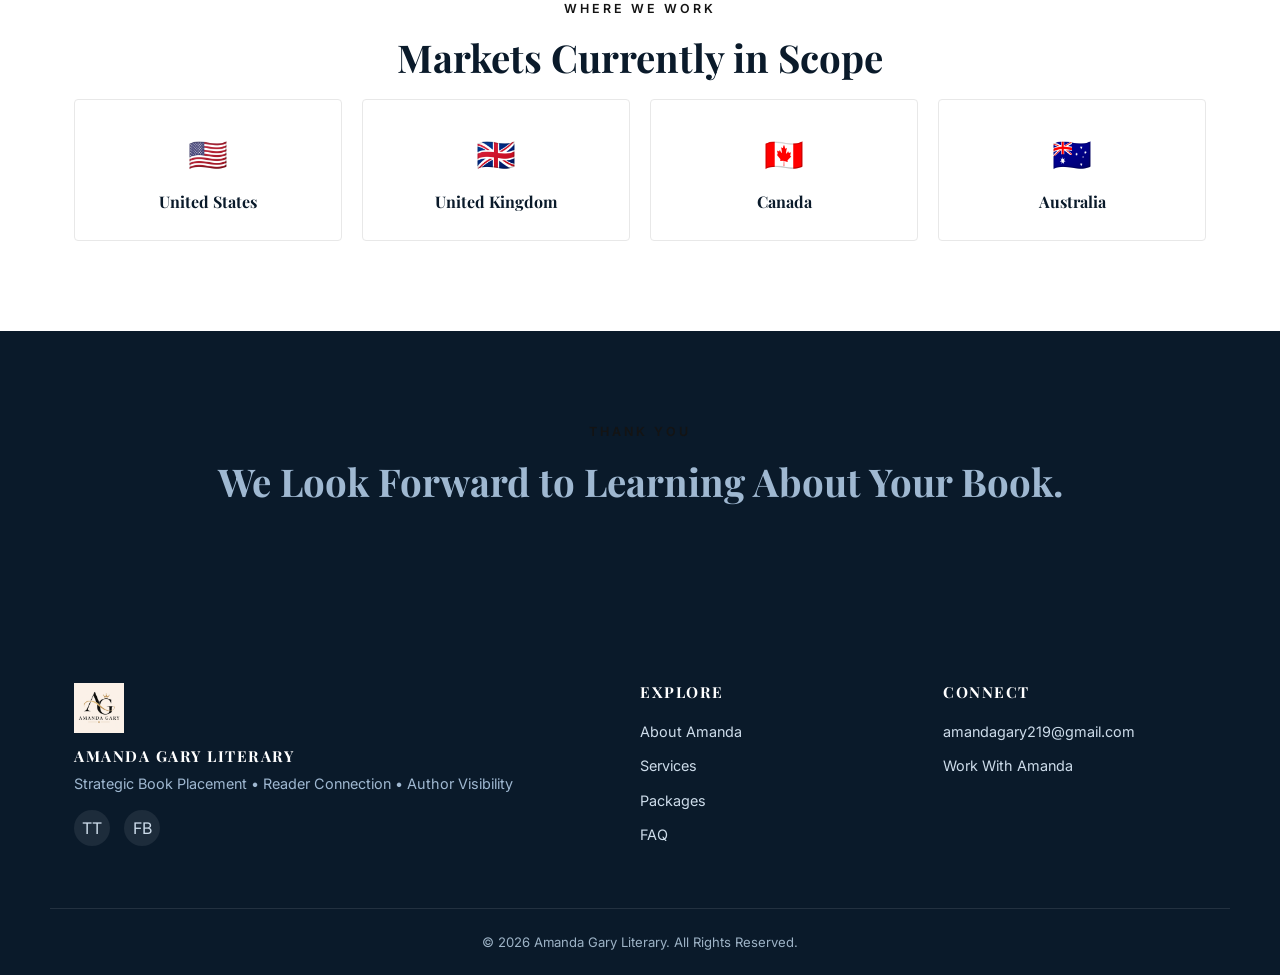
<file: contact.html>
<!DOCTYPE html>
<html lang="en">
<head>
<meta charset="UTF-8">
<meta name="viewport" content="width=device-width, initial-scale=1.0">
<title>Work With Amanda | Amanda Gary Literary</title>
<meta name="description" content="Ready to start your book placement campaign? Contact Amanda Gary Literary to discuss your book, goals, and the right campaign for you.">
<link rel="icon" type="image/png" href="logo.png">
<link href="https://fonts.googleapis.com/css2?family=Playfair+Display:wght@600;700&family=Inter:wght@400;500;600;700&display=swap" rel="stylesheet">
<link rel="stylesheet" href="styles.css">
</head>
<body>

<div class="top-bar">
  <div class="top-bar-container">
    <div class="top-bar-profile">
      <img src="amanda.png" alt="Amanda Gary" class="top-bar-photo">
      <span class="top-bar-name">Amanda Gary <span class="top-bar-title">| Founder, Amanda Gary Literary</span></span>
    </div>
    <div class="top-bar-social">
      <a href="https://www.tiktok.com/@amanda.gary7" target="_blank">TikTok</a>
      <a href="https://web.facebook.com/profile.php?id=61573169948156" target="_blank">Facebook</a>
    </div>
  </div>
</div>

<nav class="navbar">
  <div class="nav-container">
    <a href="index.html" class="logo">
      <img src="logo.png" alt="Amanda Gary Literary Logo" class="logo-img">
      <span class="logo-text">AMANDA GARY <em>LITERARY</em></span>
    </a>
    <ul class="nav-menu" id="navMenu">
      <li><a href="index.html">Home</a></li>
      <li><a href="about.html">About</a></li>
      <li><a href="services.html">Services</a></li>
      <li><a href="packages.html">Packages</a></li>
      <li><a href="book-placement.html">Book Placement</a></li>
      <li><a href="how-it-works.html">How It Works</a></li>
      <li><a href="faq.html">FAQ</a></li>
      <li><a href="contact.html" class="btn-nav active">Work With Amanda</a></li>
    </ul>
    <button class="nav-toggle" id="navToggle" aria-label="Menu">
      <span></span><span></span><span></span>
    </button>
  </div>
</nav>

<section class="page-header">
  <div class="container">
    <span class="eyebrow">Let's Begin</span>
    <h1>Your Book. Your Audience. A Strategic Path Forward.</h1>
    <p>Tell us about your book and goals. Amanda personally reviews every inquiry.</p>
  </div>
</section>

<section class="section">
  <div class="container grid-2" style="align-items:start;">

    <div class="reveal">
      <span class="eyebrow">Before You Reach Out</span>
      <h2 class="section-title" style="font-size:1.9rem;">What Happens Next</h2>
      <p style="color:#555; margin-bottom:20px;">Once you submit the form, Amanda will personally review your book and goals. You will receive a response within 1 to 2 business days with recommendations on the best campaign fit for you.</p>

      <div class="card" style="margin-bottom:20px;">
        <h3 style="font-size:1.1rem;">Email</h3>
        <p><a href="mailto:amandagary219@gmail.com" style="color:var(--burgundy);">amandagary219@gmail.com</a></p>
      </div>
      <div class="card" style="margin-bottom:20px;">
        <h3 style="font-size:1.1rem;">Follow Along</h3>
        <p style="margin-top:8px;">
          <a href="https://www.tiktok.com/@amanda.gary7" target="_blank" style="color:var(--burgundy); display:block; margin-bottom:6px;">TikTok, @amanda.gary7</a>
          <a href="https://web.facebook.com/profile.php?id=61573169948156" target="_blank" style="color:var(--burgundy);">Facebook</a>
        </p>
      </div>
      <div class="card">
        <h3 style="font-size:1.1rem;">Not Sure Which Package?</h3>
        <p style="margin-top:8px; color:#555;">Simply select "Not sure, need guidance" in the form, and Amanda will recommend the right fit based on your goals and budget.</p>
      </div>
    </div>

    <div class="reveal">
      <form id="contactForm" class="contact-form" action="https://formspree.io/f/mkovaovq" method="POST">
        <div class="form-group">
          <label for="name">Full Name *</label>
          <input type="text" id="name" name="name" required>
        </div>
        <div class="form-group">
          <label for="email">Email Address *</label>
          <input type="email" id="email" name="email" required>
        </div>
        <div class="form-group">
          <label for="bookTitle">Book Title *</label>
          <input type="text" id="bookTitle" name="Book Title" required>
        </div>
        <div class="form-group">
          <label for="genre">Genre</label>
          <input type="text" id="genre" name="Genre" placeholder="e.g., Memoir, Romance, Fiction">
        </div>
        <div class="form-group">
          <label for="package">Interested Package</label>
          <select id="package" name="Package Interest">
            <option value="Not sure, need guidance">Not sure, need guidance</option>
            <option value="Signature Collection - $1,000">Signature Collection, $1,000</option>
            <option value="Platinum Collection - $5,000">Platinum Collection, $5,000</option>
            <option value="Imperial Collection - $10,000+">Imperial Collection, $10,000+</option>
          </select>
        </div>
        <div class="form-group">
          <label for="message">Tell Us About Your Book & Goals *</label>
          <textarea id="message" name="message" required placeholder="Share a short synopsis, your publishing status, and what you hope to achieve..."></textarea>
        </div>
        <button type="submit" class="btn btn-primary" style="width:100%;">Send Message</button>
        <div id="formMessage"></div>
      </form>
    </div>

  </div>
</section>

<!-- MARKETS SECTION -->
<section class="section section-alt">
  <div class="container">
    <div class="text-center reveal">
      <span class="eyebrow">Where We Work</span>
      <h2 class="section-title">Markets Currently in Scope</h2>
    </div>
    <div class="market-grid">
      <div class="market-card reveal"><div class="flag">🇺🇸</div><h4>United States</h4></div>
      <div class="market-card reveal"><div class="flag">🇬🇧</div><h4>United Kingdom</h4></div>
      <div class="market-card reveal"><div class="flag">🇨🇦</div><h4>Canada</h4></div>
      <div class="market-card reveal"><div class="flag">🇦🇺</div><h4>Australia</h4></div>
    </div>
  </div>
</section>

<section class="section section-dark text-center">
  <div class="container reveal">
    <span class="eyebrow">Thank You</span>
    <h2 class="section-title">We Look Forward to Learning About Your Book.</h2>
  </div>
</section>

<footer class="footer">
  <div class="footer-container">
    <div class="footer-brand">
      <img src="logo.png" alt="Amanda Gary Literary" class="footer-logo">
      <h4 style="margin-bottom:6px;">Amanda Gary Literary</h4>
      <p>Strategic Book Placement • Reader Connection • Author Visibility</p>
      <div class="footer-social">
        <a href="https://www.tiktok.com/@amanda.gary7" target="_blank">TT</a>
        <a href="https://web.facebook.com/profile.php?id=61573169948156" target="_blank">FB</a>
      </div>
    </div>
    <div class="footer-links">
      <h4>Explore</h4>
      <a href="about.html">About Amanda</a>
      <a href="services.html">Services</a>
      <a href="packages.html">Packages</a>
      <a href="faq.html">FAQ</a>
    </div>
    <div class="footer-contact">
      <h4>Connect</h4>
      <a href="mailto:amandagary219@gmail.com">amandagary219@gmail.com</a>
      <a href="contact.html">Work With Amanda</a>
    </div>
  </div>
  <div class="footer-bottom">© 2026 Amanda Gary Literary. All Rights Reserved.</div>
</footer>

<script src="script.js"></script>
</body>
</html>
</file>
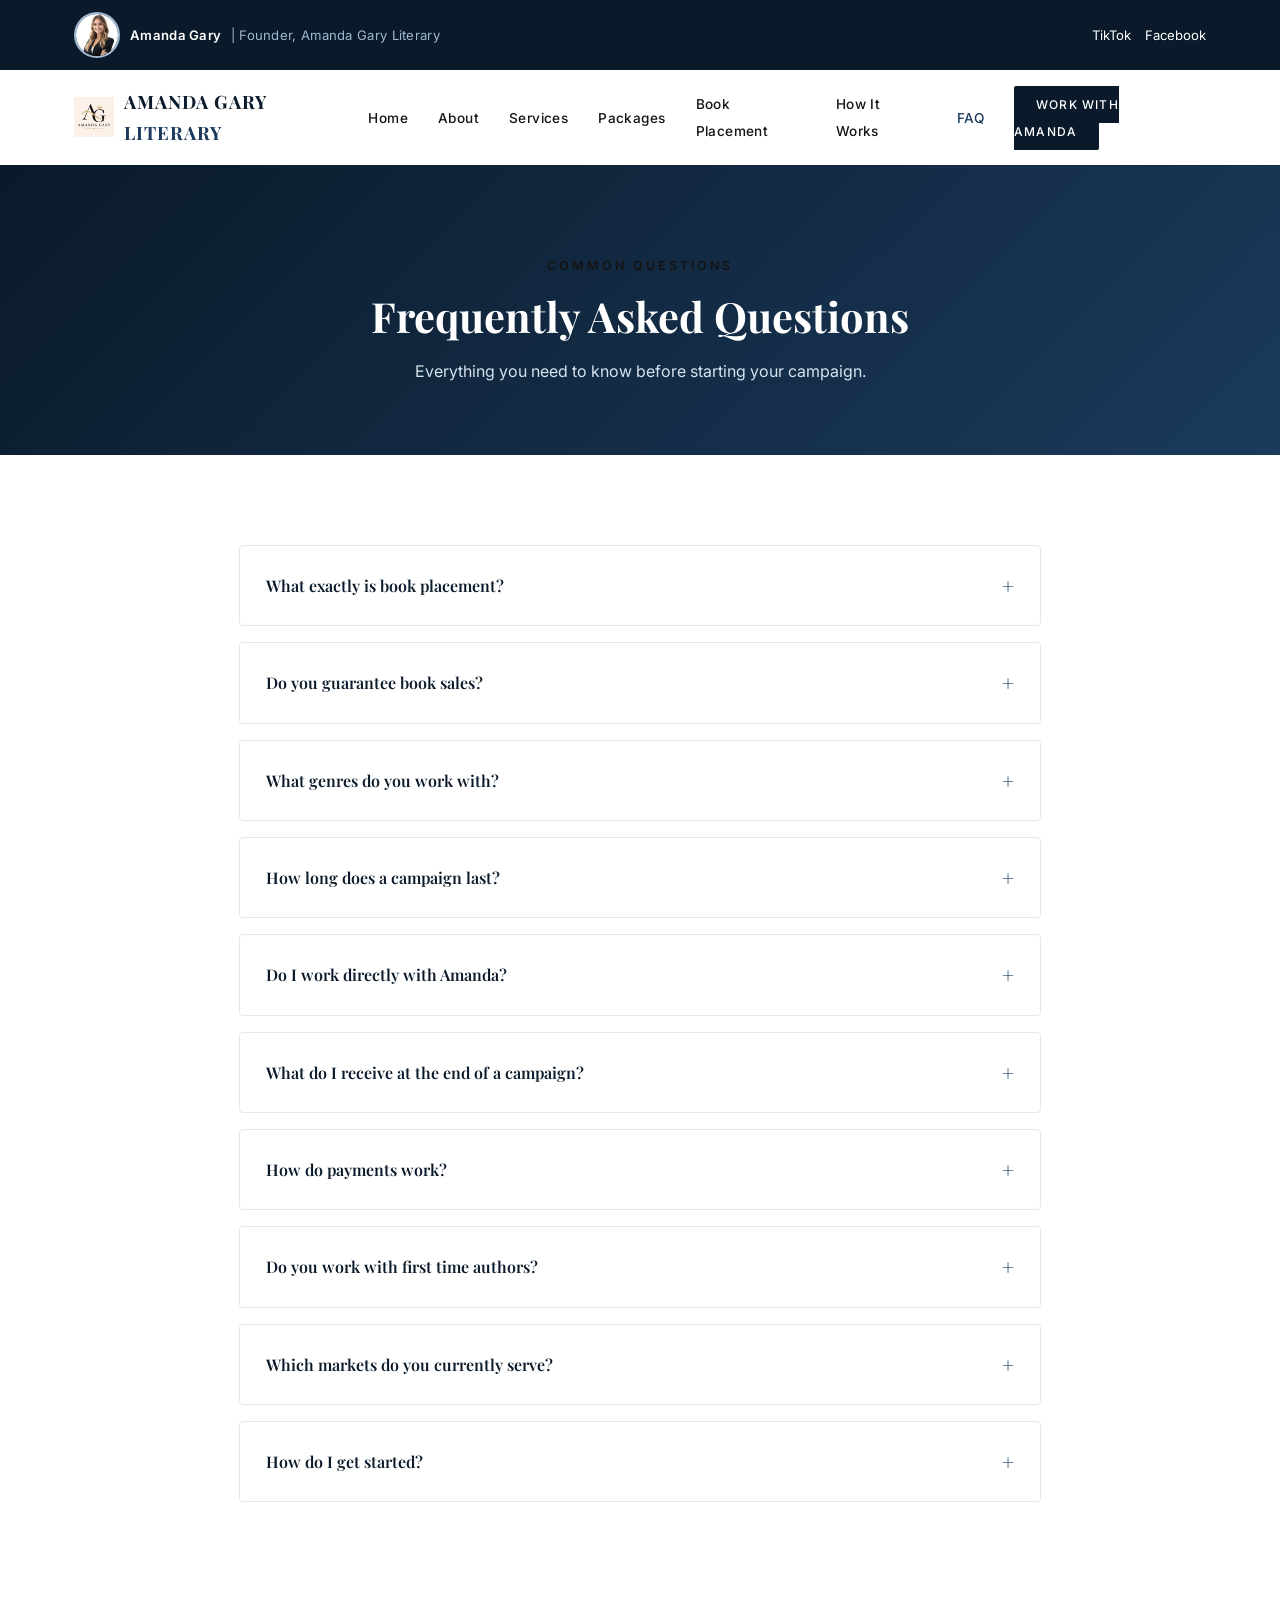
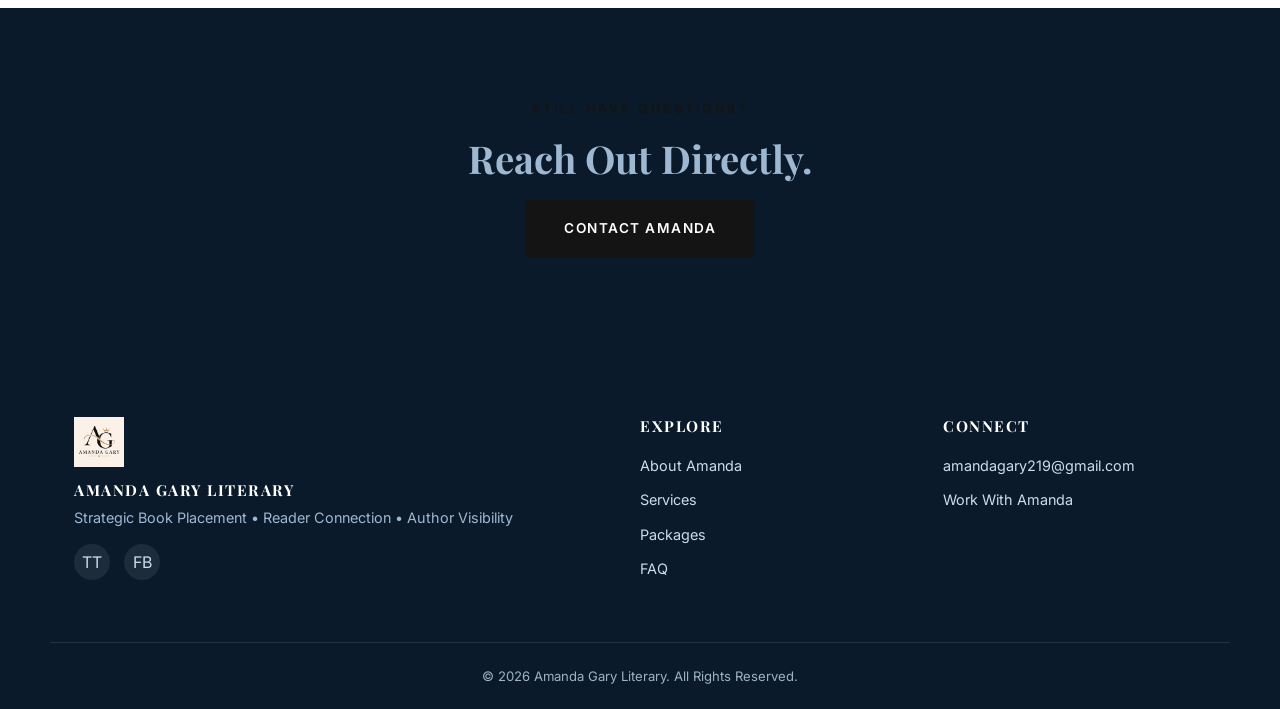
<file: faq.html>
<!DOCTYPE html>
<html lang="en">
<head>
<meta charset="UTF-8">
<meta name="viewport" content="width=device-width, initial-scale=1.0">
<title>FAQ | Amanda Gary Literary</title>
<meta name="description" content="Answers to common questions about Amanda Gary Literary's book placement and author visibility services.">
<link rel="icon" type="image/png" href="logo.png">
<link href="https://fonts.googleapis.com/css2?family=Playfair+Display:wght@600;700&family=Inter:wght@400;500;600;700&display=swap" rel="stylesheet">
<link rel="stylesheet" href="styles.css">
</head>
<body>

<div class="top-bar">
  <div class="top-bar-container">
    <div class="top-bar-profile">
      <img src="amanda.png" alt="Amanda Gary" class="top-bar-photo">
      <span class="top-bar-name">Amanda Gary <span class="top-bar-title">| Founder, Amanda Gary Literary</span></span>
    </div>
    <div class="top-bar-social">
      <a href="https://www.tiktok.com/@amanda.gary7" target="_blank">TikTok</a>
      <a href="https://web.facebook.com/profile.php?id=61573169948156" target="_blank">Facebook</a>
    </div>
  </div>
</div>

<nav class="navbar">
  <div class="nav-container">
    <a href="index.html" class="logo">
      <img src="logo.png" alt="Amanda Gary Literary Logo" class="logo-img">
      <span class="logo-text">AMANDA GARY <em>LITERARY</em></span>
    </a>
    <ul class="nav-menu" id="navMenu">
      <li><a href="index.html">Home</a></li>
      <li><a href="about.html">About</a></li>
      <li><a href="services.html">Services</a></li>
      <li><a href="packages.html">Packages</a></li>
      <li><a href="book-placement.html">Book Placement</a></li>
      <li><a href="how-it-works.html">How It Works</a></li>
      <li><a href="faq.html" class="active">FAQ</a></li>
      <li><a href="contact.html" class="btn-nav">Work With Amanda</a></li>
    </ul>
    <button class="nav-toggle" id="navToggle" aria-label="Menu">
      <span></span><span></span><span></span>
    </button>
  </div>
</nav>

<section class="page-header">
  <div class="container">
    <span class="eyebrow">Common Questions</span>
    <h1>Frequently Asked Questions</h1>
    <p>Everything you need to know before starting your campaign.</p>
  </div>
</section>

<section class="section">
  <div class="container" style="max-width:850px;">

    <div class="faq-item">
      <div class="faq-question"><span>What exactly is book placement?</span><span class="plus">+</span></div>
      <div class="faq-answer"><p>Book placement is the process of identifying reading communities, book clubs, and audiences where your book genuinely fits, followed by personalized outreach to introduce it to them.</p></div>
    </div>

    <div class="faq-item">
      <div class="faq-question"><span>Do you guarantee book sales?</span><span class="plus">+</span></div>
      <div class="faq-answer"><p>No. We do not guarantee sales, bestseller status, or reviews. We create strategic opportunities for discovery and engagement. Final decisions belong to readers and communities.</p></div>
    </div>

    <div class="faq-item">
      <div class="faq-question"><span>What genres do you work with?</span><span class="plus">+</span></div>
      <div class="faq-answer"><p>We work across many genres, including fiction, memoir, romance, inspirational, self help, YA, mystery, and more. Our specialty is finding the right audience for your specific book, not focusing on one genre alone.</p></div>
    </div>

    <div class="faq-item">
      <div class="faq-question"><span>How long does a campaign last?</span><span class="plus">+</span></div>
      <div class="faq-answer"><p>Signature campaigns run 30 days, Platinum campaigns run 90 days, and Imperial partnerships run 6 months. Each is structured to allow enough time for meaningful outreach and follow up.</p></div>
    </div>

    <div class="faq-item">
      <div class="faq-question"><span>Do I work directly with Amanda?</span><span class="plus">+</span></div>
      <div class="faq-answer"><p>Yes. Amanda is personally involved in strategy, outreach direction, and communication throughout every campaign, regardless of package level.</p></div>
    </div>

    <div class="faq-item">
      <div class="faq-question"><span>What do I receive at the end of a campaign?</span><span class="plus">+</span></div>
      <div class="faq-answer"><p>You will receive a detailed campaign report covering outreach activity, communities contacted, engagement, opportunities identified, and strategic recommendations for next steps.</p></div>
    </div>

    <div class="faq-item">
      <div class="faq-question"><span>How do payments work?</span><span class="plus">+</span></div>
      <div class="faq-answer"><p>Signature campaigns are paid 100% upfront. Platinum campaigns are split 50/50 across the campaign. Imperial partnerships follow an agreed milestone based schedule.</p></div>
    </div>

    <div class="faq-item">
      <div class="faq-question"><span>Do you work with first time authors?</span><span class="plus">+</span></div>
      <div class="faq-answer"><p>Yes. We work with independent, first time, hybrid, and traditionally published authors, as long as there is a genuine, finished, professionally presented book ready for promotion.</p></div>
    </div>

    <div class="faq-item">
      <div class="faq-question"><span>Which markets do you currently serve?</span><span class="plus">+</span></div>
      <div class="faq-answer"><p>Amanda Gary Literary currently works with authors and reading communities across the United States, United Kingdom, Canada, and Australia. Additional markets are considered on a case by case basis.</p></div>
    </div>

    <div class="faq-item">
      <div class="faq-question"><span>How do I get started?</span><span class="plus">+</span></div>
      <div class="faq-answer"><p>Simply fill out our contact form with details about your book and goals. Amanda will personally review your submission and respond within 1 to 2 business days.</p></div>
    </div>

  </div>
</section>

<section class="section section-dark text-center">
  <div class="container reveal">
    <span class="eyebrow">Still Have Questions?</span>
    <h2 class="section-title">Reach Out Directly.</h2>
    <a href="contact.html" class="btn btn-gold">Contact Amanda</a>
  </div>
</section>

<footer class="footer">
  <div class="footer-container">
    <div class="footer-brand">
      <img src="logo.png" alt="Amanda Gary Literary" class="footer-logo">
      <h4 style="margin-bottom:6px;">Amanda Gary Literary</h4>
      <p>Strategic Book Placement • Reader Connection • Author Visibility</p>
      <div class="footer-social">
        <a href="https://www.tiktok.com/@amanda.gary7" target="_blank">TT</a>
        <a href="https://web.facebook.com/profile.php?id=61573169948156" target="_blank">FB</a>
      </div>
    </div>
    <div class="footer-links">
      <h4>Explore</h4>
      <a href="about.html">About Amanda</a>
      <a href="services.html">Services</a>
      <a href="packages.html">Packages</a>
      <a href="faq.html">FAQ</a>
    </div>
    <div class="footer-contact">
      <h4>Connect</h4>
      <a href="mailto:amandagary219@gmail.com">amandagary219@gmail.com</a>
      <a href="contact.html">Work With Amanda</a>
    </div>
  </div>
  <div class="footer-bottom">© 2026 Amanda Gary Literary. All Rights Reserved.</div>
</footer>

<script src="script.js"></script>
</body>
</html>
</file>
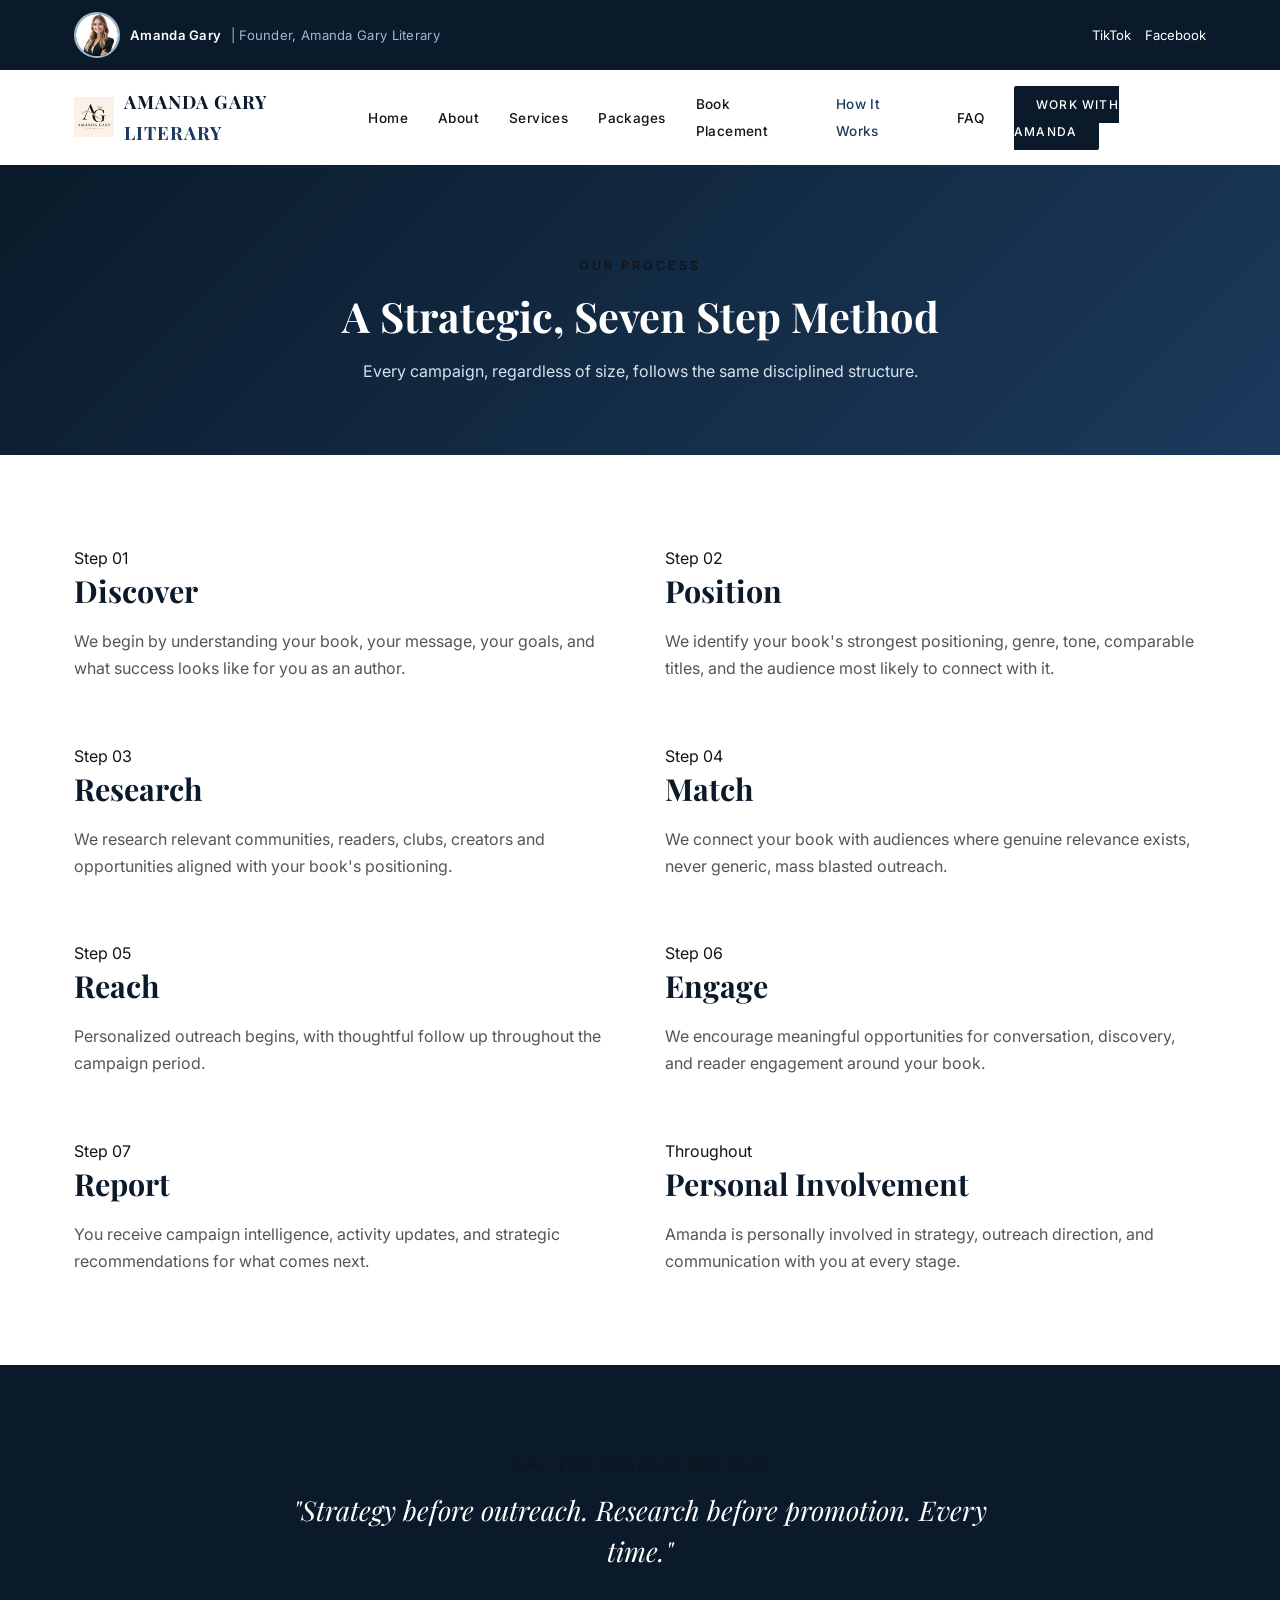
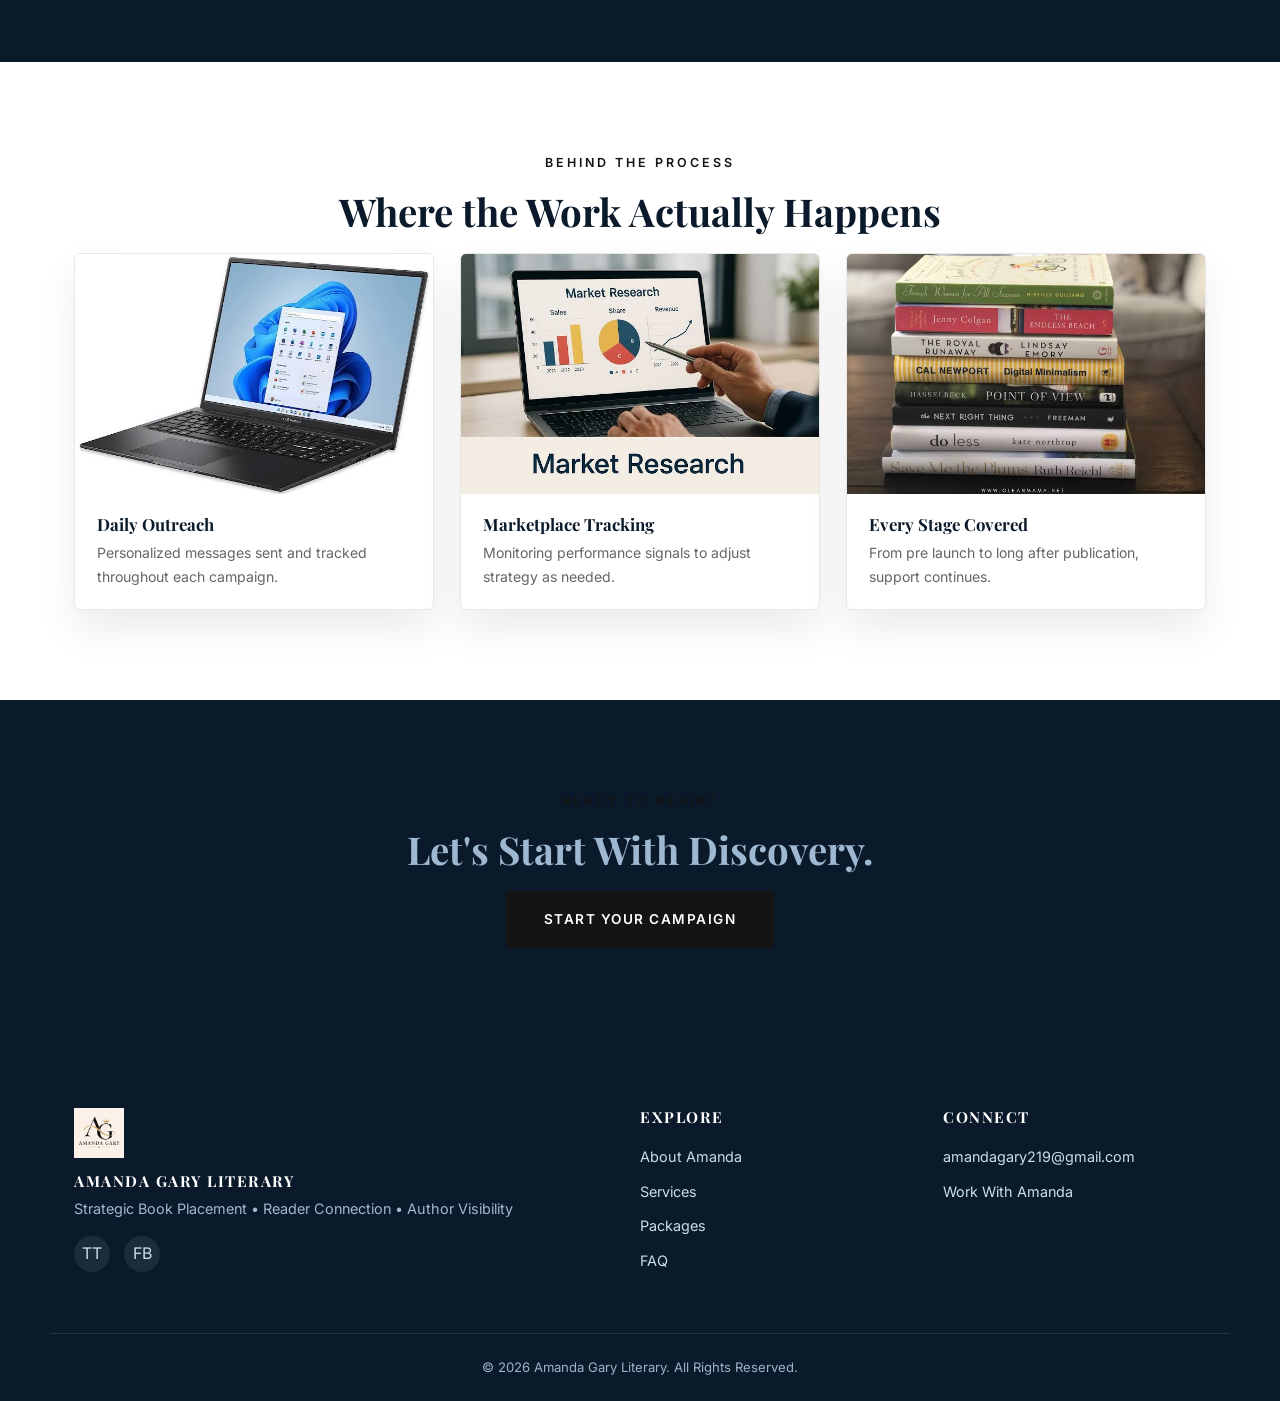
<file: how-it-works.html>
<!DOCTYPE html>
<html lang="en">
<head>
<meta charset="UTF-8">
<meta name="viewport" content="width=device-width, initial-scale=1.0">
<title>How It Works | Amanda Gary Literary</title>
<meta name="description" content="Discover the seven step strategic process Amanda Gary Literary uses for every book placement and author visibility campaign.">
<link rel="icon" type="image/png" href="logo.png">
<link href="https://fonts.googleapis.com/css2?family=Playfair+Display:wght@600;700&family=Inter:wght@400;500;600;700&display=swap" rel="stylesheet">
<link rel="stylesheet" href="styles.css">
</head>
<body>

<div class="top-bar">
  <div class="top-bar-container">
    <div class="top-bar-profile">
      <img src="amanda.png" alt="Amanda Gary" class="top-bar-photo">
      <span class="top-bar-name">Amanda Gary <span class="top-bar-title">| Founder, Amanda Gary Literary</span></span>
    </div>
    <div class="top-bar-social">
      <a href="https://www.tiktok.com/@amanda.gary7" target="_blank">TikTok</a>
      <a href="https://web.facebook.com/profile.php?id=61573169948156" target="_blank">Facebook</a>
    </div>
  </div>
</div>

<nav class="navbar">
  <div class="nav-container">
    <a href="index.html" class="logo">
      <img src="logo.png" alt="Amanda Gary Literary Logo" class="logo-img">
      <span class="logo-text">AMANDA GARY <em>LITERARY</em></span>
    </a>
    <ul class="nav-menu" id="navMenu">
      <li><a href="index.html">Home</a></li>
      <li><a href="about.html">About</a></li>
      <li><a href="services.html">Services</a></li>
      <li><a href="packages.html">Packages</a></li>
      <li><a href="book-placement.html">Book Placement</a></li>
      <li><a href="how-it-works.html" class="active">How It Works</a></li>
      <li><a href="faq.html">FAQ</a></li>
      <li><a href="contact.html" class="btn-nav">Work With Amanda</a></li>
    </ul>
    <button class="nav-toggle" id="navToggle" aria-label="Menu">
      <span></span><span></span><span></span>
    </button>
  </div>
</nav>

<section class="page-header">
  <div class="container">
    <span class="eyebrow">Our Process</span>
    <h1>A Strategic, Seven Step Method</h1>
    <p>Every campaign, regardless of size, follows the same disciplined structure.</p>
  </div>
</section>

<section class="section">
  <div class="container">
    <div class="grid-2 reveal" style="margin-bottom:60px; align-items:start;">
      <div>
        <span class="package-name" style="color:var(--gold);">Step 01</span>
        <h2 class="section-title" style="font-size:1.9rem;">Discover</h2>
        <p style="color:#555;">We begin by understanding your book, your message, your goals, and what success looks like for you as an author.</p>
      </div>
      <div>
        <span class="package-name" style="color:var(--gold);">Step 02</span>
        <h2 class="section-title" style="font-size:1.9rem;">Position</h2>
        <p style="color:#555;">We identify your book's strongest positioning, genre, tone, comparable titles, and the audience most likely to connect with it.</p>
      </div>
    </div>

    <div class="grid-2 reveal" style="margin-bottom:60px; align-items:start;">
      <div>
        <span class="package-name" style="color:var(--gold);">Step 03</span>
        <h2 class="section-title" style="font-size:1.9rem;">Research</h2>
        <p style="color:#555;">We research relevant communities, readers, clubs, creators and opportunities aligned with your book's positioning.</p>
      </div>
      <div>
        <span class="package-name" style="color:var(--gold);">Step 04</span>
        <h2 class="section-title" style="font-size:1.9rem;">Match</h2>
        <p style="color:#555;">We connect your book with audiences where genuine relevance exists, never generic, mass blasted outreach.</p>
      </div>
    </div>

    <div class="grid-2 reveal" style="margin-bottom:60px; align-items:start;">
      <div>
        <span class="package-name" style="color:var(--gold);">Step 05</span>
        <h2 class="section-title" style="font-size:1.9rem;">Reach</h2>
        <p style="color:#555;">Personalized outreach begins, with thoughtful follow up throughout the campaign period.</p>
      </div>
      <div>
        <span class="package-name" style="color:var(--gold);">Step 06</span>
        <h2 class="section-title" style="font-size:1.9rem;">Engage</h2>
        <p style="color:#555;">We encourage meaningful opportunities for conversation, discovery, and reader engagement around your book.</p>
      </div>
    </div>

    <div class="grid-2 reveal" style="align-items:start;">
      <div>
        <span class="package-name" style="color:var(--gold);">Step 07</span>
        <h2 class="section-title" style="font-size:1.9rem;">Report</h2>
        <p style="color:#555;">You receive campaign intelligence, activity updates, and strategic recommendations for what comes next.</p>
      </div>
      <div>
        <span class="package-name" style="color:var(--gold);">Throughout</span>
        <h2 class="section-title" style="font-size:1.9rem;">Personal Involvement</h2>
        <p style="color:#555;">Amanda is personally involved in strategy, outreach direction, and communication with you at every stage.</p>
      </div>
    </div>
  </div>
</section>

<section class="section section-dark">
  <div class="container philosophy reveal">
    <span class="eyebrow">Why This Process Matters</span>
    <p class="quote">"Strategy before outreach. Research before promotion. Every time."</p>
  </div>
</section>

<!-- VISUAL SHOWCASE -->
<section class="section section-alt">
  <div class="container">
    <div class="text-center reveal">
      <span class="eyebrow">Behind The Process</span>
      <h2 class="section-title">Where the Work Actually Happens</h2>
    </div>
    <div class="showcase-grid">
      <div class="showcase-item reveal">
        <img src="laptop.png" alt="Daily outreach work">
        <div class="showcase-caption">
          <h4>Daily Outreach</h4>
          <p>Personalized messages sent and tracked throughout each campaign.</p>
        </div>
      </div>
      <div class="showcase-item reveal">
        <img src="kdp-dashboard.png" alt="Marketplace tracking">
        <div class="showcase-caption">
          <h4>Marketplace Tracking</h4>
          <p>Monitoring performance signals to adjust strategy as needed.</p>
        </div>
      </div>
      <div class="showcase-item reveal">
        <img src="book-stack.png" alt="Books at every stage">
        <div class="showcase-caption">
          <h4>Every Stage Covered</h4>
          <p>From pre launch to long after publication, support continues.</p>
        </div>
      </div>
    </div>
  </div>
</section>

<section class="section section-dark text-center">
  <div class="container reveal">
    <span class="eyebrow">Ready to Begin?</span>
    <h2 class="section-title">Let's Start With Discovery.</h2>
    <a href="contact.html" class="btn btn-gold">Start Your Campaign</a>
  </div>
</section>

<footer class="footer">
  <div class="footer-container">
    <div class="footer-brand">
      <img src="logo.png" alt="Amanda Gary Literary" class="footer-logo">
      <h4 style="margin-bottom:6px;">Amanda Gary Literary</h4>
      <p>Strategic Book Placement • Reader Connection • Author Visibility</p>
      <div class="footer-social">
        <a href="https://www.tiktok.com/@amanda.gary7" target="_blank">TT</a>
        <a href="https://web.facebook.com/profile.php?id=61573169948156" target="_blank">FB</a>
      </div>
    </div>
    <div class="footer-links">
      <h4>Explore</h4>
      <a href="about.html">About Amanda</a>
      <a href="services.html">Services</a>
      <a href="packages.html">Packages</a>
      <a href="faq.html">FAQ</a>
    </div>
    <div class="footer-contact">
      <h4>Connect</h4>
      <a href="mailto:amandagary219@gmail.com">amandagary219@gmail.com</a>
      <a href="contact.html">Work With Amanda</a>
    </div>
  </div>
  <div class="footer-bottom">© 2026 Amanda Gary Literary. All Rights Reserved.</div>
</footer>

<script src="script.js"></script>
</body>
</html>
</file>
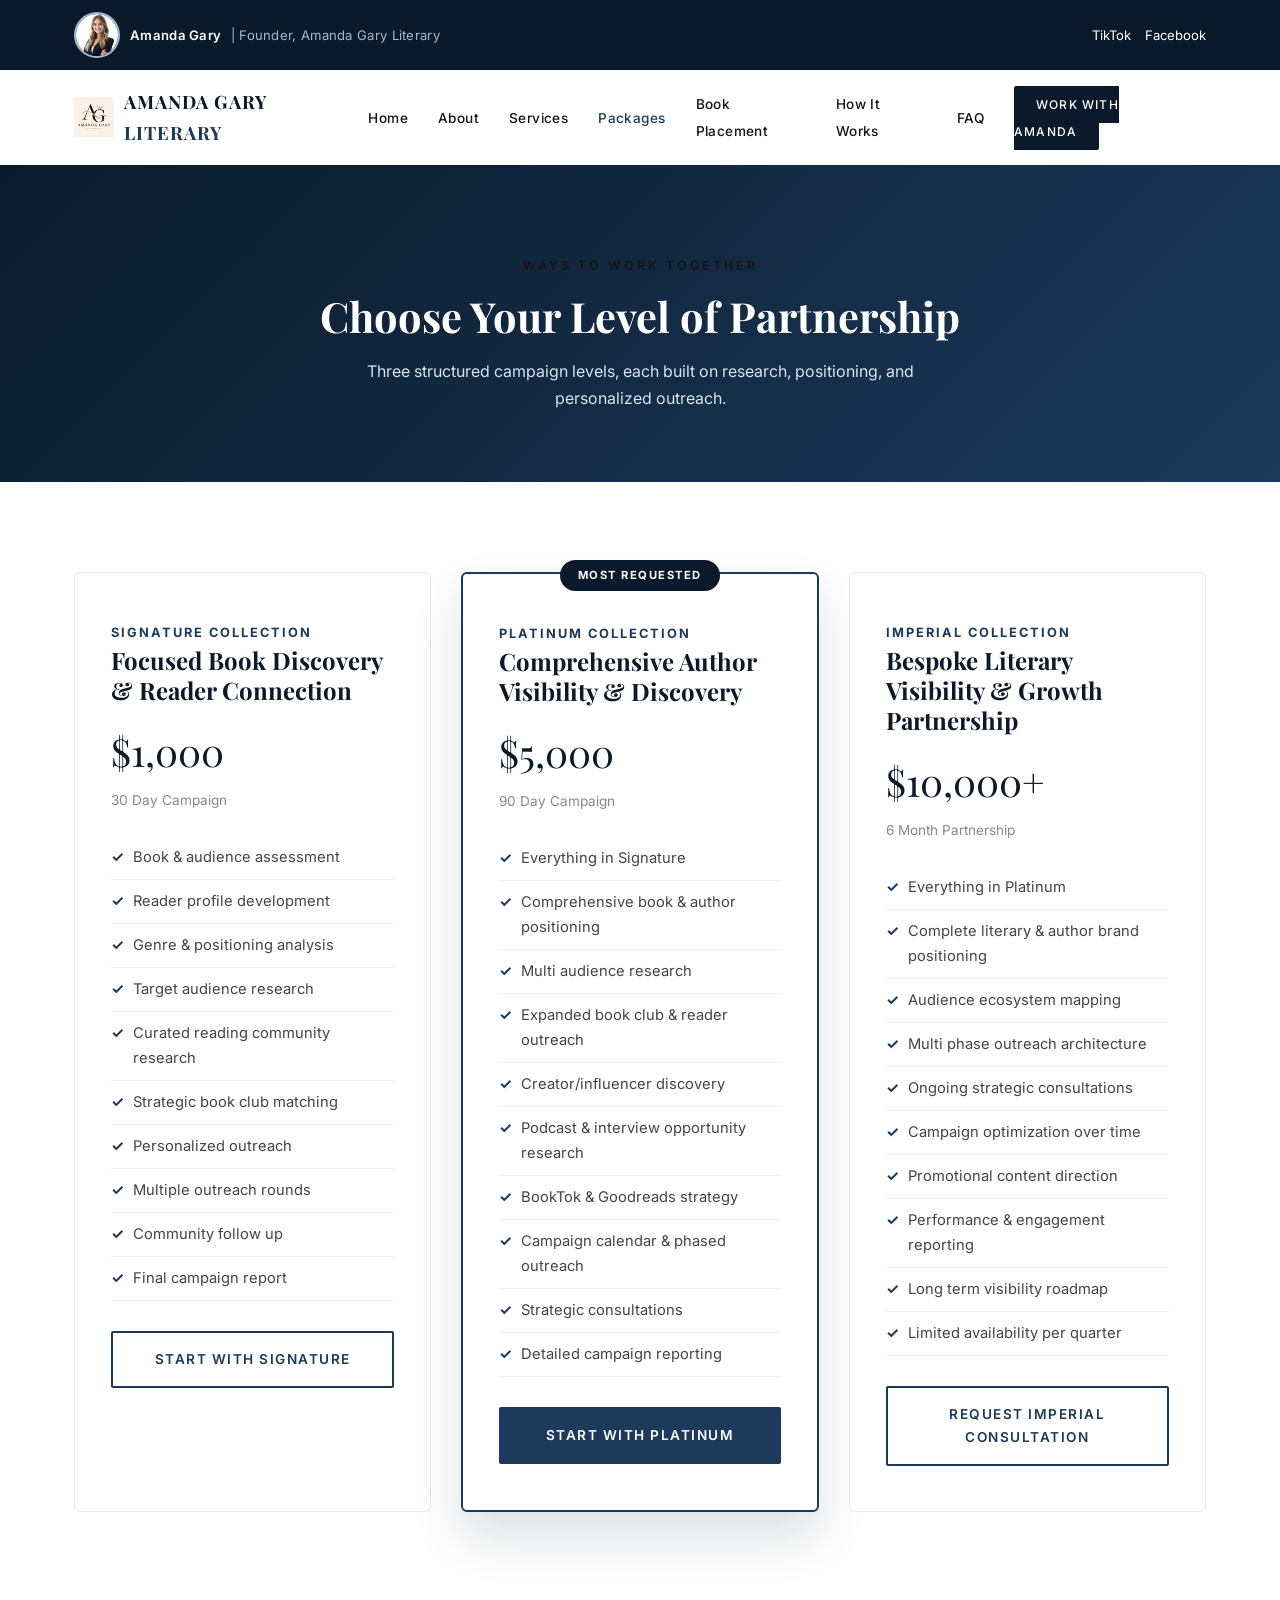
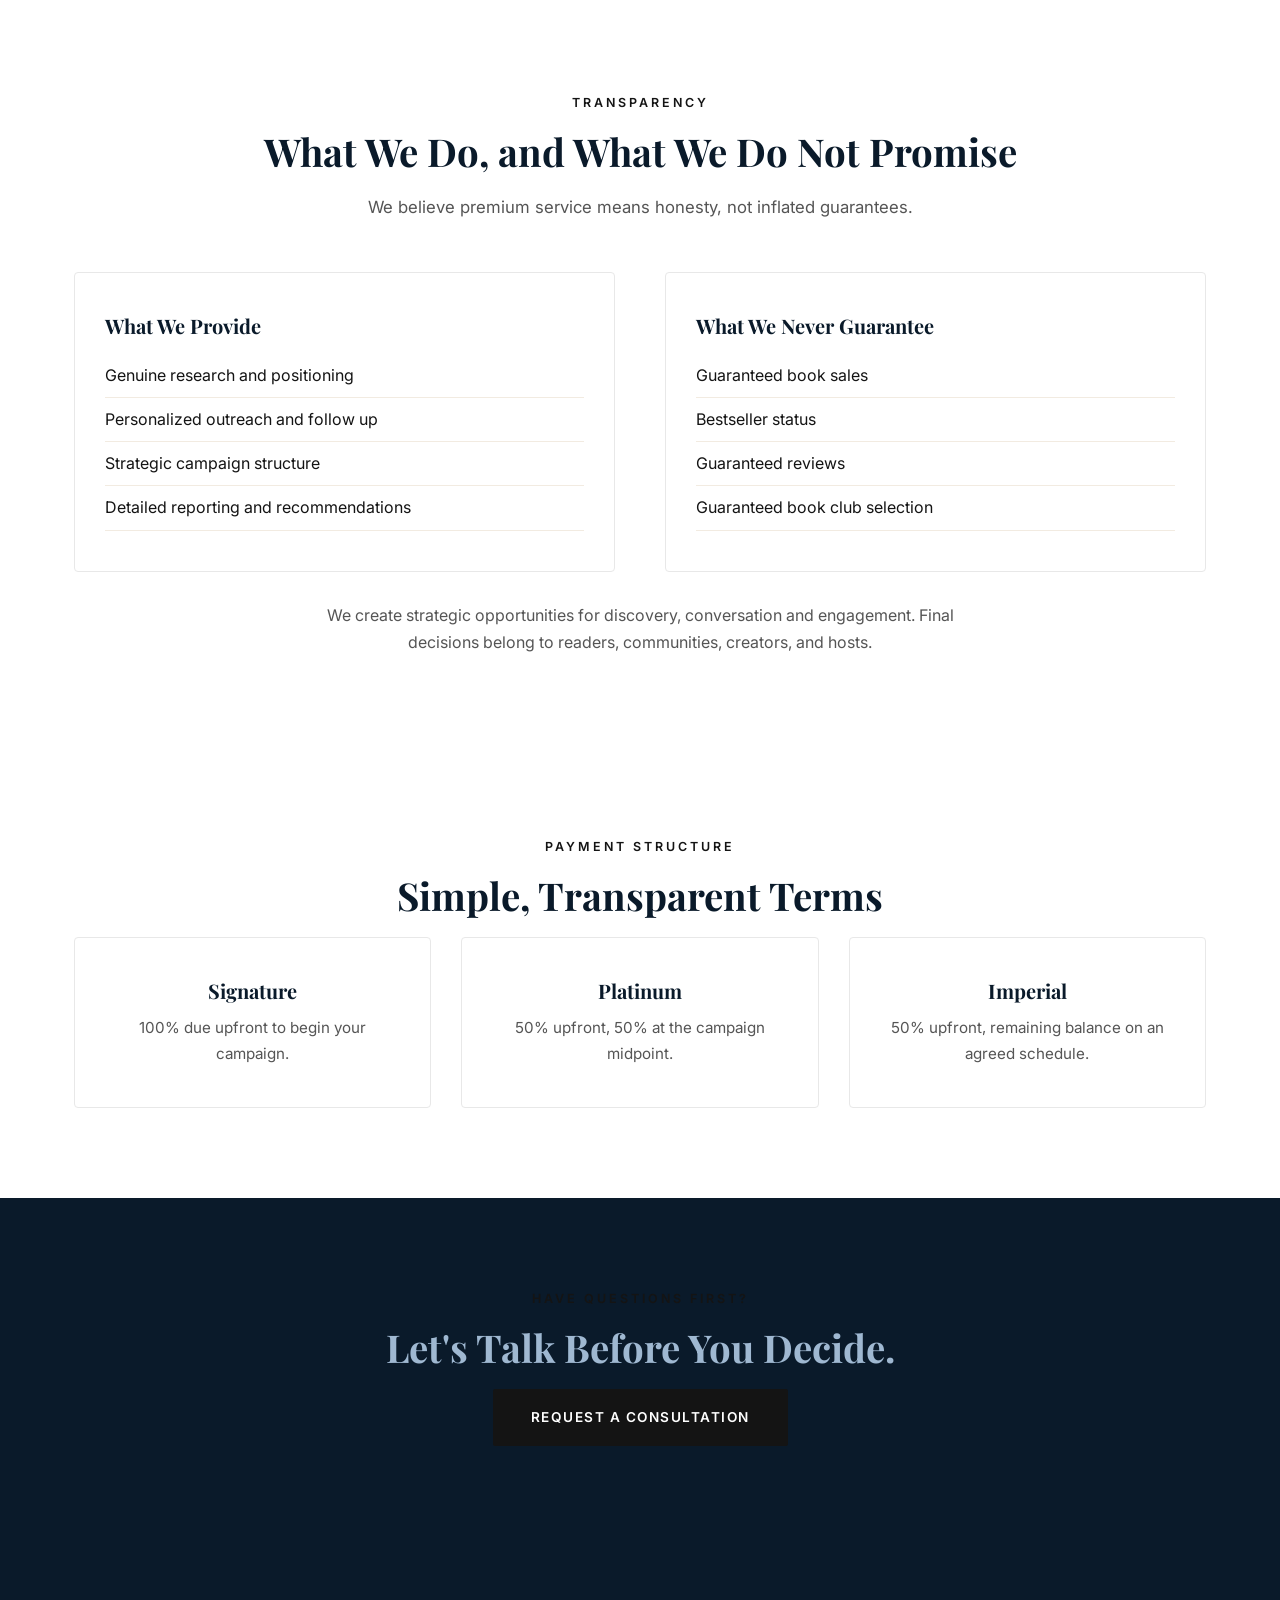
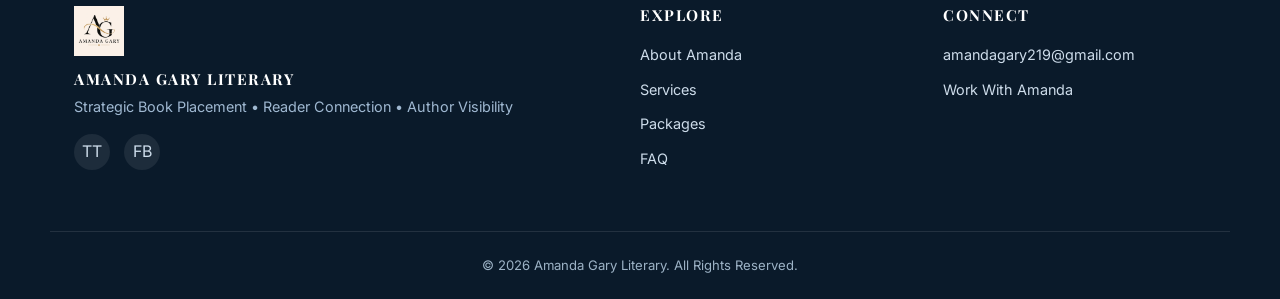
<file: packages.html>
<!DOCTYPE html>
<html lang="en">
<head>
<meta charset="UTF-8">
<meta name="viewport" content="width=device-width, initial-scale=1.0">
<title>Packages | Amanda Gary Literary</title>
<meta name="description" content="Explore the Signature, Platinum, and Imperial Collections, Amanda Gary Literary's structured campaign levels for strategic book placement and author visibility.">
<link rel="icon" type="image/png" href="logo.png">
<link href="https://fonts.googleapis.com/css2?family=Playfair+Display:wght@600;700&family=Inter:wght@400;500;600;700&display=swap" rel="stylesheet">
<link rel="stylesheet" href="styles.css">
</head>
<body>

<div class="top-bar">
  <div class="top-bar-container">
    <div class="top-bar-profile">
      <img src="amanda.png" alt="Amanda Gary" class="top-bar-photo">
      <span class="top-bar-name">Amanda Gary <span class="top-bar-title">| Founder, Amanda Gary Literary</span></span>
    </div>
    <div class="top-bar-social">
      <a href="https://www.tiktok.com/@amanda.gary7" target="_blank">TikTok</a>
      <a href="https://web.facebook.com/profile.php?id=61573169948156" target="_blank">Facebook</a>
    </div>
  </div>
</div>

<nav class="navbar">
  <div class="nav-container">
    <a href="index.html" class="logo">
      <img src="logo.png" alt="Amanda Gary Literary Logo" class="logo-img">
      <span class="logo-text">AMANDA GARY <em>LITERARY</em></span>
    </a>
    <ul class="nav-menu" id="navMenu">
      <li><a href="index.html">Home</a></li>
      <li><a href="about.html">About</a></li>
      <li><a href="services.html">Services</a></li>
      <li><a href="packages.html" class="active">Packages</a></li>
      <li><a href="book-placement.html">Book Placement</a></li>
      <li><a href="how-it-works.html">How It Works</a></li>
      <li><a href="faq.html">FAQ</a></li>
      <li><a href="contact.html" class="btn-nav">Work With Amanda</a></li>
    </ul>
    <button class="nav-toggle" id="navToggle" aria-label="Menu">
      <span></span><span></span><span></span>
    </button>
  </div>
</nav>

<section class="page-header">
  <div class="container">
    <span class="eyebrow">Ways to Work Together</span>
    <h1>Choose Your Level of Partnership</h1>
    <p>Three structured campaign levels, each built on research, positioning, and personalized outreach.</p>
  </div>
</section>

<section class="section">
  <div class="container">
    <div class="grid-3">

      <div class="package-card reveal">
        <span class="package-name">Signature Collection</span>
        <h3>Focused Book Discovery & Reader Connection</h3>
        <div class="price">$1,000</div>
        <span class="duration">30 Day Campaign</span>
        <ul>
          <li>Book & audience assessment</li>
          <li>Reader profile development</li>
          <li>Genre & positioning analysis</li>
          <li>Target audience research</li>
          <li>Curated reading community research</li>
          <li>Strategic book club matching</li>
          <li>Personalized outreach</li>
          <li>Multiple outreach rounds</li>
          <li>Community follow up</li>
          <li>Final campaign report</li>
        </ul>
        <a href="contact.html" class="btn btn-outline">Start With Signature</a>
      </div>

      <div class="package-card featured reveal">
        <span class="badge">Most Requested</span>
        <span class="package-name">Platinum Collection</span>
        <h3>Comprehensive Author Visibility & Discovery</h3>
        <div class="price">$5,000</div>
        <span class="duration">90 Day Campaign</span>
        <ul>
          <li>Everything in Signature</li>
          <li>Comprehensive book & author positioning</li>
          <li>Multi audience research</li>
          <li>Expanded book club & reader outreach</li>
          <li>Creator/influencer discovery</li>
          <li>Podcast & interview opportunity research</li>
          <li>BookTok & Goodreads strategy</li>
          <li>Campaign calendar & phased outreach</li>
          <li>Strategic consultations</li>
          <li>Detailed campaign reporting</li>
        </ul>
        <a href="contact.html" class="btn btn-primary">Start With Platinum</a>
      </div>

      <div class="package-card reveal">
        <span class="package-name">Imperial Collection</span>
        <h3>Bespoke Literary Visibility & Growth Partnership</h3>
        <div class="price">$10,000+</div>
        <span class="duration">6 Month Partnership</span>
        <ul>
          <li>Everything in Platinum</li>
          <li>Complete literary & author brand positioning</li>
          <li>Audience ecosystem mapping</li>
          <li>Multi phase outreach architecture</li>
          <li>Ongoing strategic consultations</li>
          <li>Campaign optimization over time</li>
          <li>Promotional content direction</li>
          <li>Performance & engagement reporting</li>
          <li>Long term visibility roadmap</li>
          <li>Limited availability per quarter</li>
        </ul>
        <a href="contact.html" class="btn btn-outline">Request Imperial Consultation</a>
      </div>

    </div>
  </div>
</section>

<section class="section section-alt">
  <div class="container">
    <div class="text-center reveal">
      <span class="eyebrow">Transparency</span>
      <h2 class="section-title">What We Do, and What We Do Not Promise</h2>
      <p class="section-subtitle">We believe premium service means honesty, not inflated guarantees.</p>
    </div>
    <div class="grid-2">
      <div class="card reveal">
        <h3>What We Provide</h3>
        <ul style="margin-top:16px;">
          <li style="padding:8px 0; border-bottom:1px solid #f2ebe1;">Genuine research and positioning</li>
          <li style="padding:8px 0; border-bottom:1px solid #f2ebe1;">Personalized outreach and follow up</li>
          <li style="padding:8px 0; border-bottom:1px solid #f2ebe1;">Strategic campaign structure</li>
          <li style="padding:8px 0; border-bottom:1px solid #f2ebe1;">Detailed reporting and recommendations</li>
        </ul>
      </div>
      <div class="card reveal">
        <h3>What We Never Guarantee</h3>
        <ul style="margin-top:16px;">
          <li style="padding:8px 0; border-bottom:1px solid #f2ebe1;">Guaranteed book sales</li>
          <li style="padding:8px 0; border-bottom:1px solid #f2ebe1;">Bestseller status</li>
          <li style="padding:8px 0; border-bottom:1px solid #f2ebe1;">Guaranteed reviews</li>
          <li style="padding:8px 0; border-bottom:1px solid #f2ebe1;">Guaranteed book club selection</li>
        </ul>
      </div>
    </div>
    <p class="text-center" style="margin-top:30px; color:#555; max-width:700px; margin-left:auto; margin-right:auto;">We create strategic opportunities for discovery, conversation and engagement. Final decisions belong to readers, communities, creators, and hosts.</p>
  </div>
</section>

<section class="section">
  <div class="container">
    <div class="text-center reveal">
      <span class="eyebrow">Payment Structure</span>
      <h2 class="section-title">Simple, Transparent Terms</h2>
    </div>
    <div class="grid-3">
      <div class="card reveal text-center">
        <h3>Signature</h3>
        <p>100% due upfront to begin your campaign.</p>
      </div>
      <div class="card reveal text-center">
        <h3>Platinum</h3>
        <p>50% upfront, 50% at the campaign midpoint.</p>
      </div>
      <div class="card reveal text-center">
        <h3>Imperial</h3>
        <p>50% upfront, remaining balance on an agreed schedule.</p>
      </div>
    </div>
  </div>
</section>

<section class="section section-dark text-center">
  <div class="container reveal">
    <span class="eyebrow">Have Questions First?</span>
    <h2 class="section-title">Let's Talk Before You Decide.</h2>
    <a href="contact.html" class="btn btn-gold">Request a Consultation</a>
  </div>
</section>

<footer class="footer">
  <div class="footer-container">
    <div class="footer-brand">
      <img src="logo.png" alt="Amanda Gary Literary" class="footer-logo">
      <h4 style="margin-bottom:6px;">Amanda Gary Literary</h4>
      <p>Strategic Book Placement • Reader Connection • Author Visibility</p>
      <div class="footer-social">
        <a href="https://www.tiktok.com/@amanda.gary7" target="_blank">TT</a>
        <a href="https://web.facebook.com/profile.php?id=61573169948156" target="_blank">FB</a>
      </div>
    </div>
    <div class="footer-links">
      <h4>Explore</h4>
      <a href="about.html">About Amanda</a>
      <a href="services.html">Services</a>
      <a href="packages.html">Packages</a>
      <a href="faq.html">FAQ</a>
    </div>
    <div class="footer-contact">
      <h4>Connect</h4>
      <a href="mailto:amandagary219@gmail.com">amandagary219@gmail.com</a>
      <a href="contact.html">Work With Amanda</a>
    </div>
  </div>
  <div class="footer-bottom">© 2026 Amanda Gary Literary. All Rights Reserved.</div>
</footer>

<script src="script.js"></script>
</body>
</html>
</file>
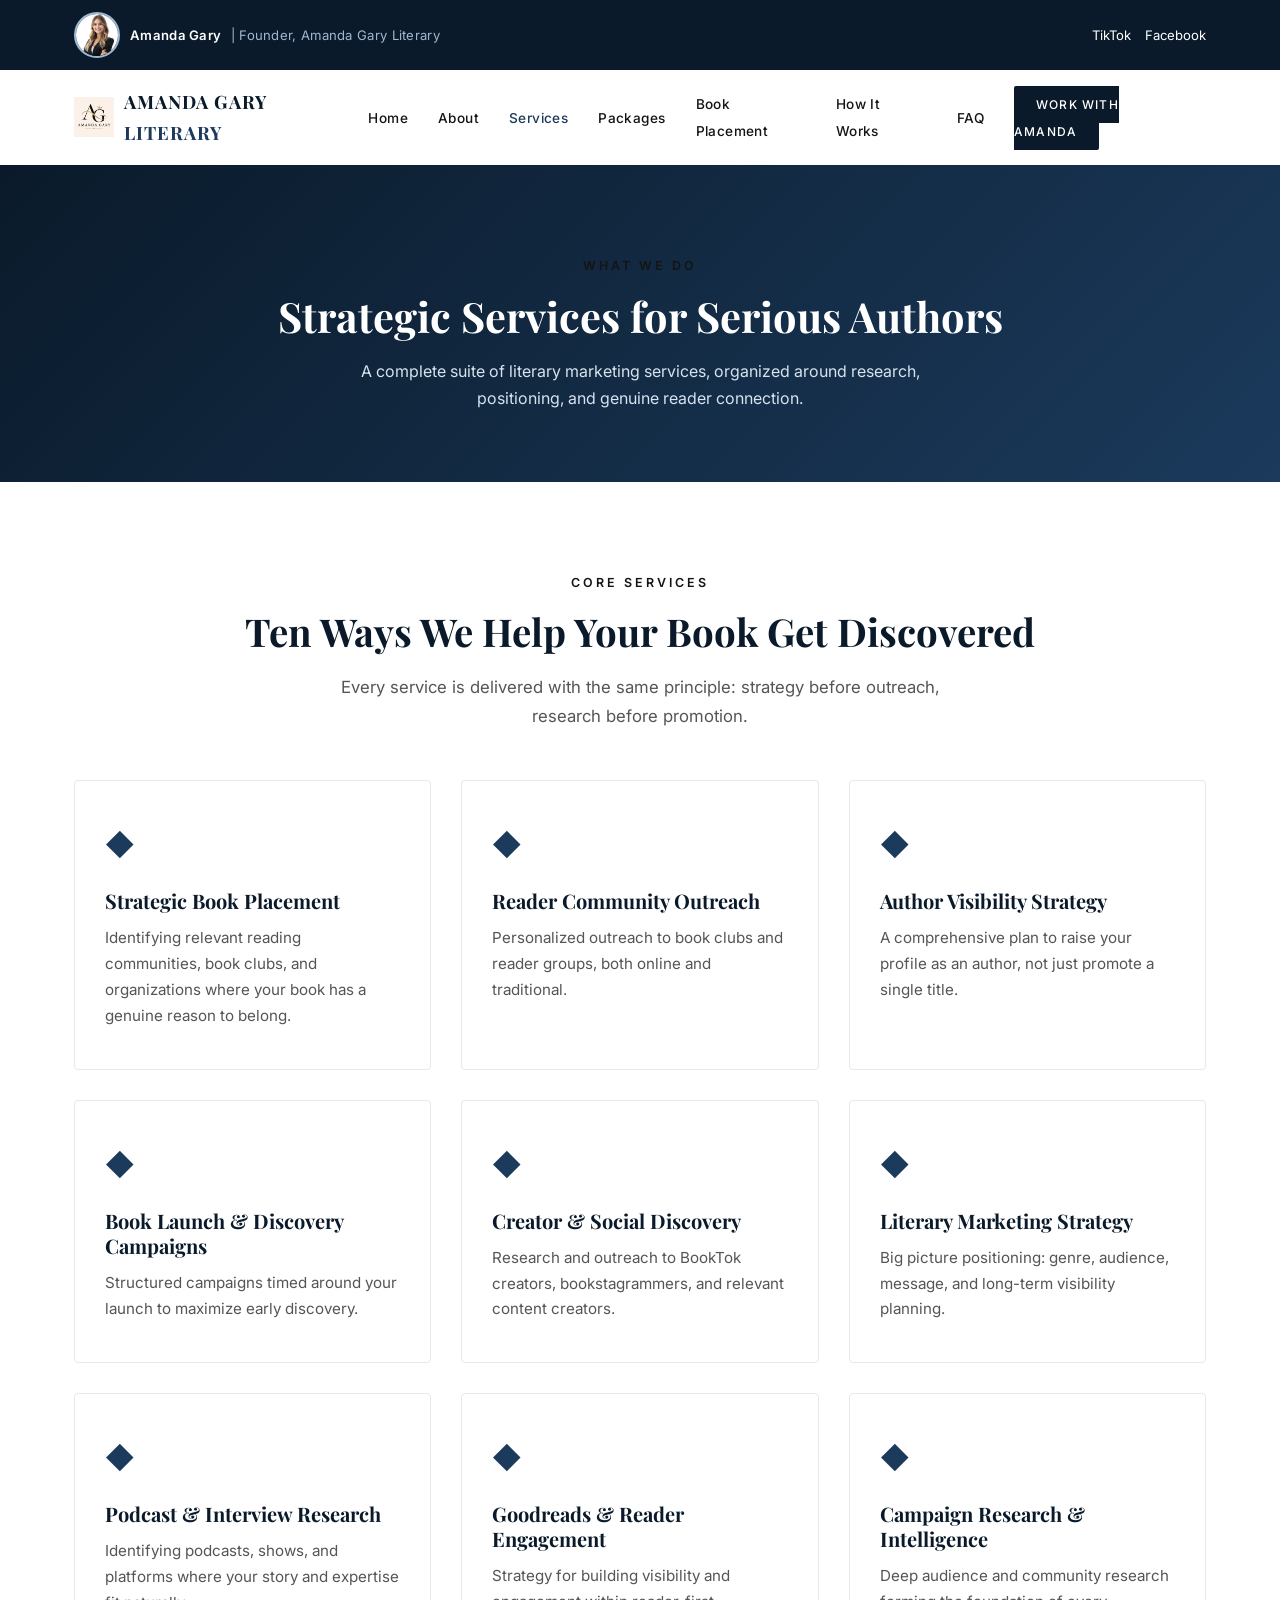
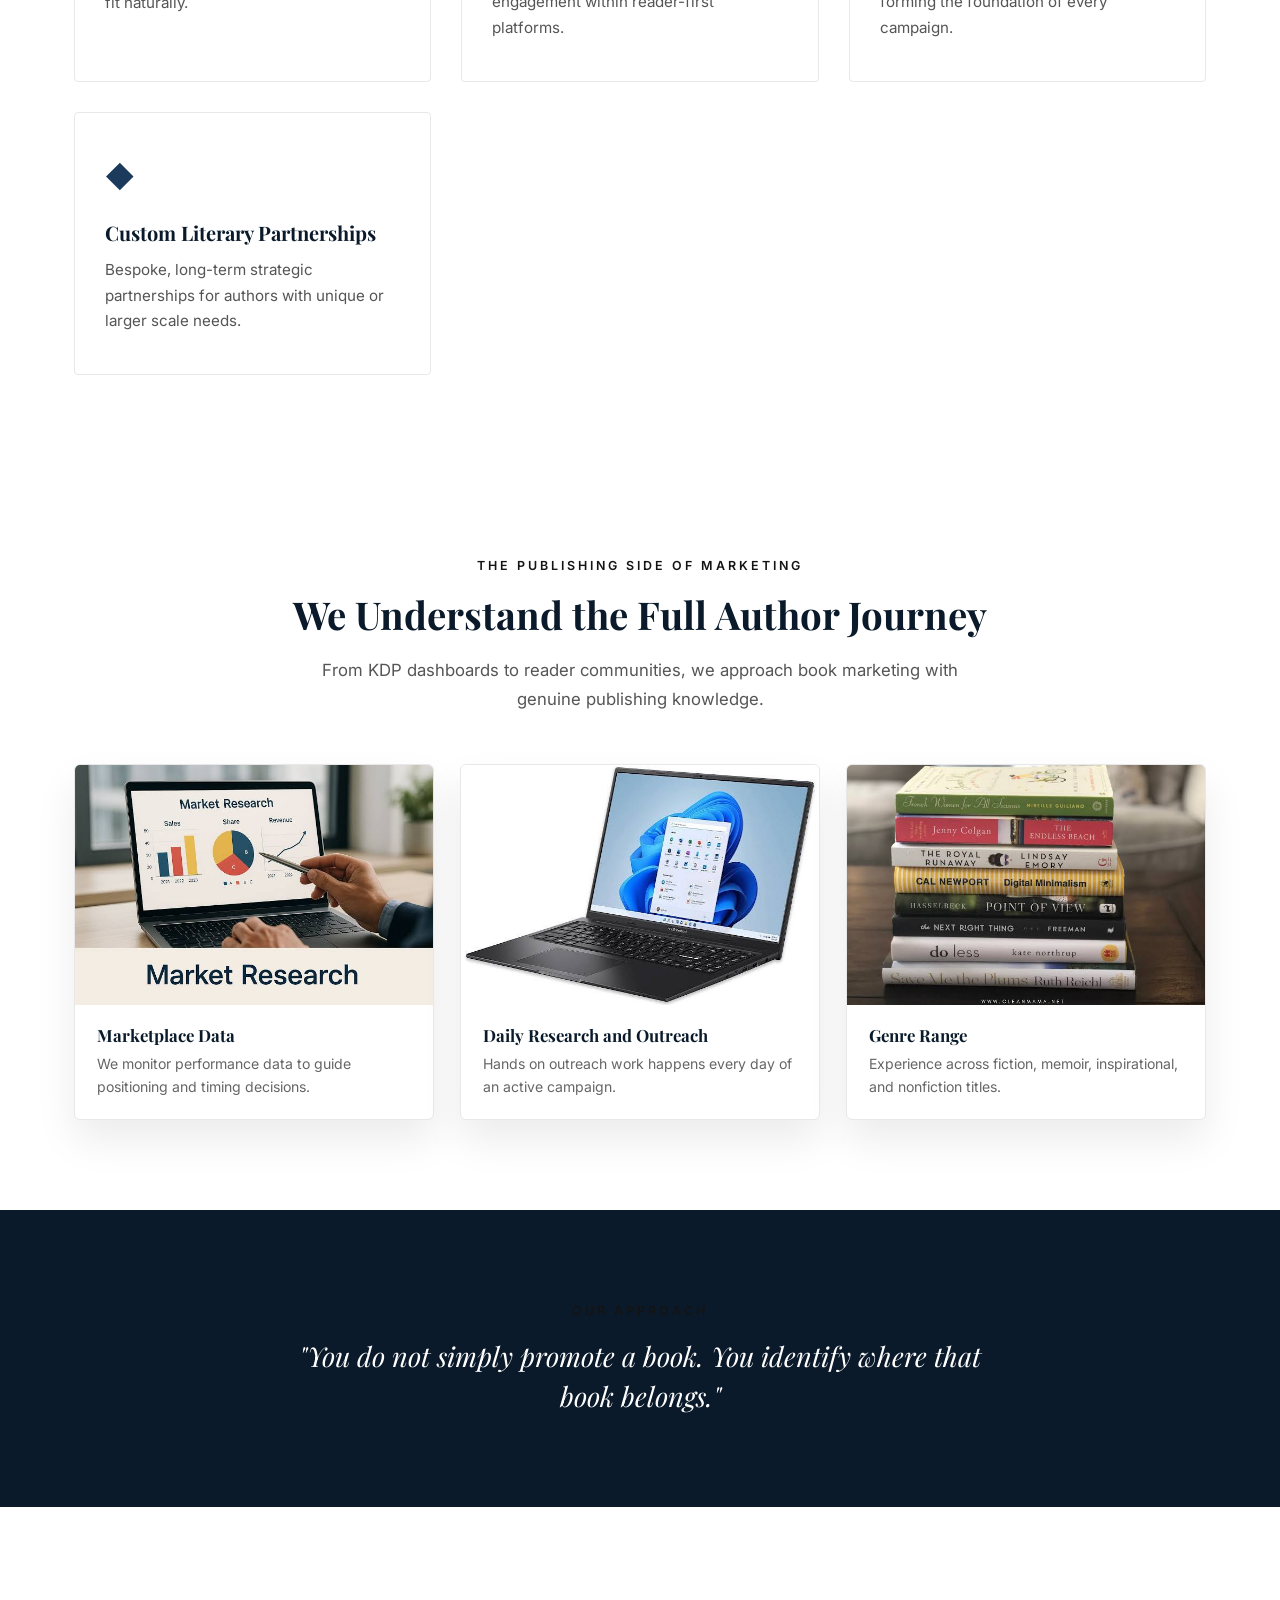
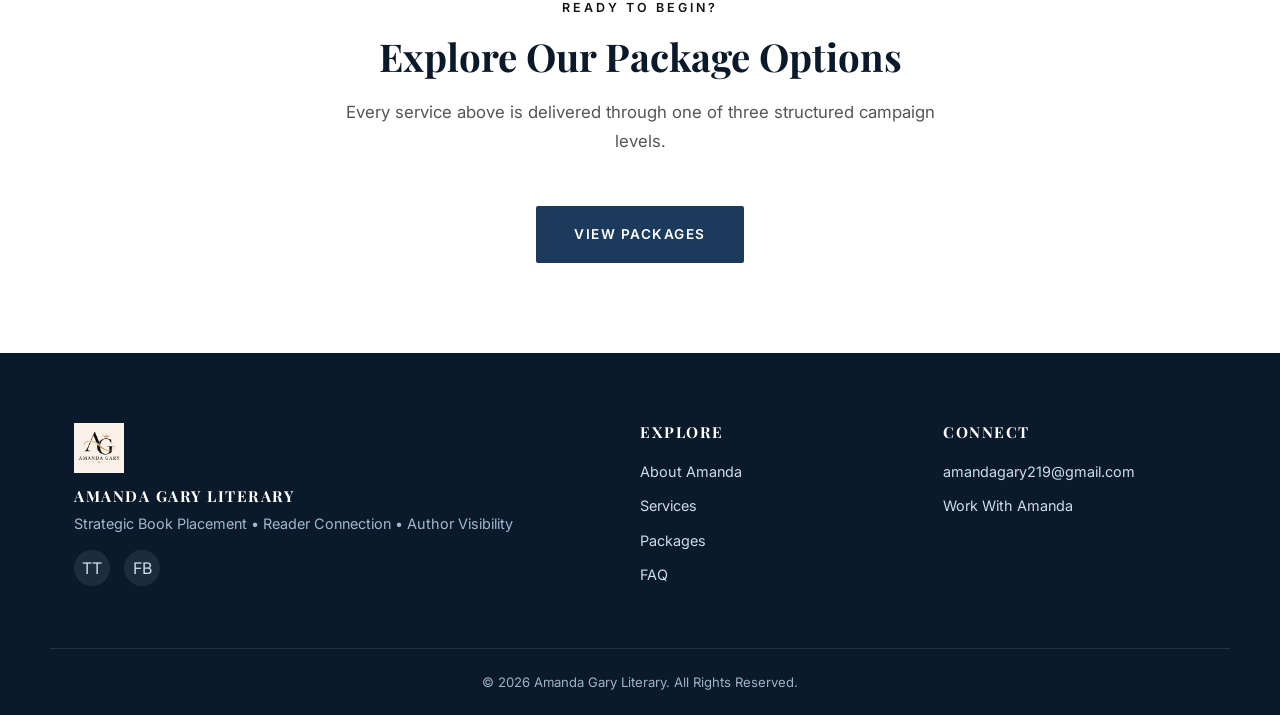
<file: services.html>
<!DOCTYPE html>
<html lang="en">
<head>
<meta charset="UTF-8">
<meta name="viewport" content="width=device-width, initial-scale=1.0">
<title>Services | Amanda Gary Literary</title>
<meta name="description" content="Explore Amanda Gary Literary's core services: strategic book placement, reader community outreach, author visibility strategy, and bespoke literary marketing campaigns.">
<link rel="icon" type="image/png" href="logo.png">
<link href="https://fonts.googleapis.com/css2?family=Playfair+Display:wght@600;700&family=Inter:wght@400;500;600;700&display=swap" rel="stylesheet">
<link rel="stylesheet" href="styles.css">
</head>
<body>

<div class="top-bar">
  <div class="top-bar-container">
    <div class="top-bar-profile">
      <img src="amanda.png" alt="Amanda Gary" class="top-bar-photo">
      <span class="top-bar-name">Amanda Gary <span class="top-bar-title">| Founder, Amanda Gary Literary</span></span>
    </div>
    <div class="top-bar-social">
      <a href="https://www.tiktok.com/@amanda.gary7" target="_blank">TikTok</a>
      <a href="https://web.facebook.com/profile.php?id=61573169948156" target="_blank">Facebook</a>
    </div>
  </div>
</div>

<nav class="navbar">
  <div class="nav-container">
    <a href="index.html" class="logo">
      <img src="logo.png" alt="Amanda Gary Literary Logo" class="logo-img">
      <span class="logo-text">AMANDA GARY <em>LITERARY</em></span>
    </a>
    <ul class="nav-menu" id="navMenu">
      <li><a href="index.html">Home</a></li>
      <li><a href="about.html">About</a></li>
      <li><a href="services.html" class="active">Services</a></li>
      <li><a href="packages.html">Packages</a></li>
      <li><a href="book-placement.html">Book Placement</a></li>
      <li><a href="how-it-works.html">How It Works</a></li>
      <li><a href="faq.html">FAQ</a></li>
      <li><a href="contact.html" class="btn-nav">Work With Amanda</a></li>
    </ul>
    <button class="nav-toggle" id="navToggle" aria-label="Menu">
      <span></span><span></span><span></span>
    </button>
  </div>
</nav>

<section class="page-header">
  <div class="container">
    <span class="eyebrow">What We Do</span>
    <h1>Strategic Services for Serious Authors</h1>
    <p>A complete suite of literary marketing services, organized around research, positioning, and genuine reader connection.</p>
  </div>
</section>

<section class="section">
  <div class="container">
    <div class="text-center reveal">
      <span class="eyebrow">Core Services</span>
      <h2 class="section-title">Ten Ways We Help Your Book Get Discovered</h2>
      <p class="section-subtitle">Every service is delivered with the same principle: strategy before outreach, research before promotion.</p>
    </div>
    <div class="grid-3">
      <div class="card reveal">
        <div class="icon">◆</div>
        <h3>Strategic Book Placement</h3>
        <p>Identifying relevant reading communities, book clubs, and organizations where your book has a genuine reason to belong.</p>
      </div>
      <div class="card reveal">
        <div class="icon">◆</div>
        <h3>Reader Community Outreach</h3>
        <p>Personalized outreach to book clubs and reader groups, both online and traditional.</p>
      </div>
      <div class="card reveal">
        <div class="icon">◆</div>
        <h3>Author Visibility Strategy</h3>
        <p>A comprehensive plan to raise your profile as an author, not just promote a single title.</p>
      </div>
      <div class="card reveal">
        <div class="icon">◆</div>
        <h3>Book Launch & Discovery Campaigns</h3>
        <p>Structured campaigns timed around your launch to maximize early discovery.</p>
      </div>
      <div class="card reveal">
        <div class="icon">◆</div>
        <h3>Creator & Social Discovery</h3>
        <p>Research and outreach to BookTok creators, bookstagrammers, and relevant content creators.</p>
      </div>
      <div class="card reveal">
        <div class="icon">◆</div>
        <h3>Literary Marketing Strategy</h3>
        <p>Big picture positioning: genre, audience, message, and long-term visibility planning.</p>
      </div>
      <div class="card reveal">
        <div class="icon">◆</div>
        <h3>Podcast & Interview Research</h3>
        <p>Identifying podcasts, shows, and platforms where your story and expertise fit naturally.</p>
      </div>
      <div class="card reveal">
        <div class="icon">◆</div>
        <h3>Goodreads & Reader Engagement</h3>
        <p>Strategy for building visibility and engagement within reader-first platforms.</p>
      </div>
      <div class="card reveal">
        <div class="icon">◆</div>
        <h3>Campaign Research & Intelligence</h3>
        <p>Deep audience and community research forming the foundation of every campaign.</p>
      </div>
      <div class="card reveal">
        <div class="icon">◆</div>
        <h3>Custom Literary Partnerships</h3>
        <p>Bespoke, long-term strategic partnerships for authors with unique or larger scale needs.</p>
      </div>
    </div>
  </div>
</section>

<!-- ===== VISUAL SHOWCASE ===== -->
<section class="section section-alt">
  <div class="container">
    <div class="text-center reveal">
      <span class="eyebrow">The Publishing Side of Marketing</span>
      <h2 class="section-title">We Understand the Full Author Journey</h2>
      <p class="section-subtitle">From KDP dashboards to reader communities, we approach book marketing with genuine publishing knowledge.</p>
    </div>
    <div class="showcase-grid">
      <div class="showcase-item reveal">
        <img src="kdp-dashboard.png" alt="KDP dashboard analytics">
        <div class="showcase-caption">
          <h4>Marketplace Data</h4>
          <p>We monitor performance data to guide positioning and timing decisions.</p>
        </div>
      </div>
      <div class="showcase-item reveal">
        <img src="laptop.png" alt="Research and outreach work">
        <div class="showcase-caption">
          <h4>Daily Research and Outreach</h4>
          <p>Hands on outreach work happens every day of an active campaign.</p>
        </div>
      </div>
      <div class="showcase-item reveal">
        <img src="book-stack.png" alt="Books we have worked with">
        <div class="showcase-caption">
          <h4>Genre Range</h4>
          <p>Experience across fiction, memoir, inspirational, and nonfiction titles.</p>
        </div>
      </div>
    </div>
  </div>
</section>

<section class="section section-dark">
  <div class="container philosophy reveal">
    <span class="eyebrow">Our Approach</span>
    <p class="quote">"You do not simply promote a book. You identify where that book belongs."</p>
  </div>
</section>

<section class="section text-center">
  <div class="container reveal">
    <span class="eyebrow">Ready to Begin?</span>
    <h2 class="section-title">Explore Our Package Options</h2>
    <p class="section-subtitle">Every service above is delivered through one of three structured campaign levels.</p>
    <a href="packages.html" class="btn btn-primary">View Packages</a>
  </div>
</section>

<footer class="footer">
  <div class="footer-container">
    <div class="footer-brand">
      <img src="logo.png" alt="Amanda Gary Literary" class="footer-logo">
      <h4 style="margin-bottom:6px;">Amanda Gary Literary</h4>
      <p>Strategic Book Placement • Reader Connection • Author Visibility</p>
      <div class="footer-social">
        <a href="https://www.tiktok.com/@amanda.gary7" target="_blank">TT</a>
        <a href="https://web.facebook.com/profile.php?id=61573169948156" target="_blank">FB</a>
      </div>
    </div>
    <div class="footer-links">
      <h4>Explore</h4>
      <a href="about.html">About Amanda</a>
      <a href="services.html">Services</a>
      <a href="packages.html">Packages</a>
      <a href="faq.html">FAQ</a>
    </div>
    <div class="footer-contact">
      <h4>Connect</h4>
      <a href="mailto:amandagary219@gmail.com">amandagary219@gmail.com</a>
      <a href="contact.html">Work With Amanda</a>
    </div>
  </div>
  <div class="footer-bottom">© 2026 Amanda Gary Literary. All Rights Reserved.</div>
</footer>

<script src="script.js"></script>
</body>
</html>
</file>
<file: styles.css>
/* ================= ROOT VARIABLES ================= */
:root {
  --burgundy: #1B3A5C;
  --burgundy-dark: #0A1A2A;
  --ivory: #FFFFFF;
  --charcoal: #141414;
  --gold: #141414;
  --gold-light: #9FB8D1;
  --white: #ffffff;
  --font-serif: 'Playfair Display', serif;
  --font-sans: 'Inter', sans-serif;
  --transition: all 0.3s ease;
}

* { margin: 0; padding: 0; box-sizing: border-box; }

html { scroll-behavior: smooth; }

body {
  font-family: var(--font-sans);
  color: var(--charcoal);
  background: var(--ivory);
  line-height: 1.7;
  overflow-x: hidden;
}

h1, h2, h3, h4 {
  font-family: var(--font-serif);
  color: var(--burgundy-dark);
  line-height: 1.25;
}

a { text-decoration: none; color: inherit; }
ul { list-style: none; }
img { max-width: 100%; display: block; }

.container {
  max-width: 1180px;
  margin: 0 auto;
  padding: 0 24px;
}

.section { padding: 90px 0; }
.section-alt { background: var(--white); }
.section-dark { background: var(--burgundy-dark); color: var(--ivory); }
.section-dark h2, .section-dark h3 { color: var(--gold-light); }

.text-center { text-align: center; }
.eyebrow {
  text-transform: uppercase;
  letter-spacing: 3px;
  font-size: 0.78rem;
  color: var(--gold);
  font-weight: 600;
  margin-bottom: 14px;
  display: block;
}

.section-title {
  font-size: 2.4rem;
  margin-bottom: 18px;
}

.section-subtitle {
  max-width: 640px;
  margin: 0 auto 50px;
  color: #555;
  font-size: 1.05rem;
}
.section-dark .section-subtitle { color: #cddcea; }

/* ================= BUTTONS ================= */
.btn {
  display: inline-block;
  padding: 15px 36px;
  border-radius: 2px;
  font-weight: 600;
  font-size: 0.85rem;
  letter-spacing: 1.5px;
  text-transform: uppercase;
  transition: var(--transition);
  cursor: pointer;
  border: 2px solid transparent;
}

.btn-primary {
  background: var(--burgundy);
  color: var(--white);
  border-color: var(--burgundy);
}
.btn-primary:hover {
  background: var(--burgundy-dark);
  border-color: var(--burgundy-dark);
}

.btn-outline {
  background: transparent;
  color: var(--burgundy);
  border-color: var(--burgundy);
}
.btn-outline:hover {
  background: var(--burgundy);
  color: var(--white);
}

.btn-gold {
  background: var(--gold);
  color: var(--white);
  border-color: var(--gold);
}
.btn-gold:hover {
  background: var(--burgundy);
  border-color: var(--burgundy);
}

.btn-group { display: flex; gap: 18px; flex-wrap: wrap; }

/* ================= TOP BAR ================= */
.top-bar {
  background: var(--burgundy-dark);
  color: var(--ivory);
  font-size: 0.82rem;
  padding: 12px 0;
}
.top-bar-container {
  max-width: 1180px;
  margin: 0 auto;
  padding: 0 24px;
  display: flex;
  align-items: center;
  justify-content: space-between;
}
.top-bar-profile {
  display: flex;
  align-items: center;
  gap: 10px;
}
.top-bar-photo {
  width: 46px;
  height: 46px;
  border-radius: 50%;
  object-fit: cover;
  border: 2px solid var(--gold-light);
}
.top-bar-name { font-weight: 600; letter-spacing: 0.3px; }
.top-bar-title {
  font-weight: 400;
  color: var(--gold-light);
  margin-left: 6px;
}
.top-bar-social { display: flex; gap: 14px; }
.top-bar-social a {
  color: var(--ivory);
  display: flex;
  align-items: center;
  transition: var(--transition);
}
.top-bar-social a:hover { color: var(--gold-light); }

/* ================= NAVBAR ================= */
.navbar {
  background: var(--ivory);
  position: sticky;
  top: 0;
  z-index: 999;
  box-shadow: 0 1px 0 rgba(0,0,0,0.06);
}
.nav-container {
  max-width: 1180px;
  margin: 0 auto;
  padding: 16px 24px;
  display: flex;
  align-items: center;
  justify-content: space-between;
}
.logo {
  display: flex;
  align-items: center;
  gap: 10px;
}
.logo-img { width: 40px; height: 40px; object-fit: contain; }
.logo-text {
  font-family: var(--font-serif);
  font-size: 1.15rem;
  letter-spacing: 1px;
  color: var(--burgundy-dark);
  font-weight: 700;
}
.logo-text em { color: var(--burgundy); font-style: normal; }

.nav-menu {
  display: flex;
  align-items: center;
  gap: 30px;
}
.nav-menu a {
  font-size: 0.85rem;
  font-weight: 500;
  letter-spacing: 0.4px;
  color: var(--charcoal);
  transition: var(--transition);
  position: relative;
}
.nav-menu a:hover, .nav-menu a.active { color: var(--burgundy); }
.nav-menu a.btn-nav {
  background: var(--burgundy-dark);
  color: var(--white);
  padding: 11px 22px;
  border-radius: 2px;
  text-transform: uppercase;
  font-size: 0.75rem;
  letter-spacing: 1.2px;
}
.nav-menu a.btn-nav:hover { background: var(--burgundy); }

.nav-toggle {
  display: none;
  flex-direction: column;
  gap: 5px;
  background: none;
  border: none;
  cursor: pointer;
}
.nav-toggle span {
  width: 26px;
  height: 2px;
  background: var(--burgundy-dark);
}

/* ================= HERO ================= */
.hero {
  background: linear-gradient(135deg, var(--burgundy-dark), var(--burgundy));
  color: var(--ivory);
  padding: 120px 0 100px;
  text-align: center;
  position: relative;
}
.hero::after {
  content: "";
  position: absolute;
  bottom: 0; left: 0; right: 0;
  height: 4px;
  background: var(--gold-light);
}
.hero .eyebrow { color: var(--gold-light); }
.hero h1 {
  color: var(--white);
  font-size: 3rem;
  max-width: 850px;
  margin: 0 auto 24px;
}
.hero p {
  max-width: 620px;
  margin: 0 auto 40px;
  color: #d7e3ee;
  font-size: 1.1rem;
}
.hero .btn-group { justify-content: center; }

.page-header {
  background: linear-gradient(135deg, var(--burgundy-dark), var(--burgundy));
  color: var(--white);
  padding: 90px 0 70px;
  text-align: center;
}
.page-header h1 { color: var(--white); font-size: 2.6rem; }
.page-header p { color: #d7e3ee; max-width: 600px; margin: 16px auto 0; }

/* ================= GRIDS ================= */
.grid-2 { display: grid; grid-template-columns: 1fr 1fr; gap: 50px; align-items: center; }
.grid-3 { display: grid; grid-template-columns: repeat(3, 1fr); gap: 30px; }
.grid-4 { display: grid; grid-template-columns: repeat(4, 1fr); gap: 26px; }

/* ================= CARDS ================= */
.card {
  background: var(--white);
  border: 1px solid #e8e8e8;
  padding: 40px 30px;
  border-radius: 4px;
  transition: var(--transition);
}
.card:hover { transform: translateY(-6px); box-shadow: 0 20px 40px rgba(10,26,42,0.1); }
.card .icon { font-size: 1.8rem; margin-bottom: 18px; color: var(--burgundy); }
.card h3 { font-size: 1.25rem; margin-bottom: 12px; }
.card p { color: #555; font-size: 0.95rem; }

/* ================= PACKAGE CARDS ================= */
.package-card {
  background: var(--white);
  border: 1px solid #e8e8e8;
  border-radius: 6px;
  padding: 45px 36px;
  position: relative;
  transition: var(--transition);
}
.package-card.featured {
  border: 2px solid var(--burgundy);
  transform: scale(1.04);
  box-shadow: 0 25px 50px rgba(10,26,42,0.14);
}
.package-card .badge {
  position: absolute;
  top: -14px; left: 50%;
  transform: translateX(-50%);
  background: var(--burgundy-dark);
  color: var(--white);
  font-size: 0.7rem;
  letter-spacing: 1.5px;
  text-transform: uppercase;
  padding: 6px 18px;
  border-radius: 20px;
  font-weight: 700;
}
.package-card .package-name {
  text-transform: uppercase;
  letter-spacing: 2px;
  font-size: 0.8rem;
  color: var(--burgundy);
  font-weight: 700;
  margin-bottom: 10px;
}
.package-card h3 { font-size: 1.5rem; margin-bottom: 8px; }
.package-card .price {
  font-family: var(--font-serif);
  font-size: 2.4rem;
  color: var(--burgundy-dark);
  margin: 14px 0 4px;
}
.package-card .duration {
  color: #888;
  font-size: 0.85rem;
  margin-bottom: 24px;
  display: block;
}
.package-card ul { margin-bottom: 30px; }
.package-card ul li {
  padding: 9px 0;
  border-bottom: 1px solid #f0f0f0;
  font-size: 0.92rem;
  color: #444;
  padding-left: 22px;
  position: relative;
}
.package-card ul li::before {
  content: "✓";
  position: absolute;
  left: 0;
  color: var(--burgundy);
  font-weight: 700;
}
.package-card .btn { width: 100%; text-align: center; }

/* ================= PROCESS STEPS ================= */
.steps { display: grid; grid-template-columns: repeat(4, 1fr); gap: 26px; }
.step {
  background: var(--white);
  border-top: 3px solid var(--burgundy);
  padding: 34px 24px;
  text-align: center;
  border-radius: 4px;
}
.step .step-num {
  font-family: var(--font-serif);
  font-size: 2rem;
  color: var(--burgundy);
  margin-bottom: 12px;
}
.step h4 { font-size: 1.05rem; margin-bottom: 10px; }
.step p { font-size: 0.88rem; color: #666; }

/* ================= PHILOSOPHY ================= */
.philosophy {
  text-align: center;
  max-width: 780px;
  margin: 0 auto;
}
.philosophy .quote {
  font-family: var(--font-serif);
  font-size: 1.7rem;
  font-style: italic;
  color: var(--white);
  line-height: 1.5;
}

/* ================= ABOUT PHOTO ================= */
.about-photo {
  border-radius: 6px;
  border: 6px solid var(--white);
  box-shadow: 0 25px 50px rgba(0,0,0,0.15);
}

/* ================= SHOWCASE GRID (LAPTOP / KDP / BOOKS) ================= */
.showcase-grid {
  display: grid;
  grid-template-columns: repeat(3, 1fr);
  gap: 26px;
}
.showcase-item {
  border-radius: 6px;
  overflow: hidden;
  background: var(--white);
  border: 1px solid #e8e8e8;
  box-shadow: 0 20px 40px rgba(0,0,0,0.08);
}
.showcase-item img {
  width: 100%;
  height: 240px;
  object-fit: cover;
  display: block;
}
.showcase-caption { padding: 20px 22px; }
.showcase-caption h4 { font-size: 1.05rem; margin-bottom: 6px; }
.showcase-caption p { font-size: 0.88rem; color: #666; }

/* ================= MARKETS GRID ================= */
.market-grid {
  display: grid;
  grid-template-columns: repeat(4, 1fr);
  gap: 20px;
}
.market-card {
  background: var(--white);
  border: 1px solid #e8e8e8;
  border-radius: 4px;
  padding: 28px 18px;
  text-align: center;
}
.market-card .flag { font-size: 2rem; margin-bottom: 10px; }
.market-card h4 { font-size: 1rem; }

/* ================= FAQ ================= */
.faq-item {
  background: var(--white);
  border: 1px solid #e8e8e8;
  border-radius: 4px;
  margin-bottom: 16px;
  overflow: hidden;
}
.faq-question {
  padding: 22px 26px;
  display: flex;
  justify-content: space-between;
  align-items: center;
  cursor: pointer;
  font-weight: 600;
  font-family: var(--font-serif);
  color: var(--burgundy-dark);
}
.faq-question .plus { color: var(--burgundy); font-size: 1.3rem; transition: var(--transition); }
.faq-item.open .plus { transform: rotate(45deg); }
.faq-answer {
  max-height: 0;
  overflow: hidden;
  transition: max-height 0.35s ease, padding 0.35s ease;
  padding: 0 26px;
  color: #555;
  font-size: 0.95rem;
}
.faq-item.open .faq-answer { max-height: 300px; padding: 0 26px 22px; }

/* ================= CAMPAIGN / BOOK CARDS ================= */
.campaign-card {
  background: var(--white);
  border-radius: 4px;
  overflow: hidden;
  border: 1px solid #e8e8e8;
}
.campaign-card img { width: 100%; height: 260px; object-fit: cover; }
.campaign-card .content { padding: 26px; }
.campaign-card .genre-tag {
  display: inline-block;
  background: var(--ivory);
  color: var(--burgundy);
  padding: 4px 12px;
  font-size: 0.72rem;
  letter-spacing: 1px;
  text-transform: uppercase;
  border-radius: 20px;
  margin-bottom: 12px;
  border: 1px solid var(--burgundy);
}

/* ================= CONTACT FORM ================= */
.contact-form {
  background: var(--white);
  padding: 45px;
  border-radius: 6px;
  border: 1px solid #e8e8e8;
}
.form-group { margin-bottom: 22px; }
.form-group label {
  display: block;
  font-size: 0.85rem;
  font-weight: 600;
  margin-bottom: 8px;
  color: var(--burgundy-dark);
}
.form-group input,
.form-group select,
.form-group textarea {
  width: 100%;
  padding: 14px 16px;
  border: 1px solid #ddd;
  border-radius: 3px;
  font-family: var(--font-sans);
  font-size: 0.95rem;
  background: var(--ivory);
}
.form-group textarea { min-height: 140px; resize: vertical; }
.form-group input:focus,
.form-group select:focus,
.form-group textarea:focus {
  outline: none;
  border-color: var(--burgundy);
}
#formMessage { margin-top: 18px; font-weight: 600; }
#formMessage.success { color: #2e7d32; }
#formMessage.error { color: #c62828; }

/* ================= REVEAL ANIMATION ================= */
.reveal {
  opacity: 0;
  transform: translateY(30px);
  transition: opacity 0.7s ease, transform 0.7s ease;
}
.reveal.active { opacity: 1; transform: translateY(0); }

/* ================= FOOTER ================= */
.footer {
  background: var(--burgundy-dark);
  color: #cddcea;
  padding: 70px 0 0;
}
.footer-container {
  max-width: 1180px;
  margin: 0 auto;
  padding: 0 24px;
  display: grid;
  grid-template-columns: 2fr 1fr 1fr;
  gap: 40px;
  padding-bottom: 50px;
  border-bottom: 1px solid rgba(255,255,255,0.1);
}
.footer-logo { width: 50px; margin-bottom: 14px; }
.footer-brand p { font-size: 0.9rem; color: var(--gold-light); }
.footer h4 {
  color: var(--white);
  font-size: 0.95rem;
  text-transform: uppercase;
  letter-spacing: 1.5px;
  margin-bottom: 18px;
}
.footer-links a, .footer-contact a {
  display: block;
  margin-bottom: 10px;
  font-size: 0.9rem;
  color: #cddcea;
  transition: var(--transition);
}
.footer-links a:hover, .footer-contact a:hover { color: var(--gold-light); }
.footer-social { display: flex; gap: 14px; margin-top: 14px; }
.footer-social a {
  width: 36px; height: 36px;
  display: flex; align-items: center; justify-content: center;
  background: rgba(255,255,255,0.08);
  border-radius: 50%;
}
.footer-social a:hover { background: var(--gold-light); color: var(--burgundy-dark); }
.footer-bottom {
  text-align: center;
  padding: 22px 0;
  font-size: 0.82rem;
  color: #9db3c6;
}

/* ================= RESPONSIVE ================= */
@media (max-width: 900px) {
  .grid-2, .grid-3, .grid-4, .steps, .showcase-grid { grid-template-columns: 1fr; }
  .footer-container { grid-template-columns: 1fr; }
  .package-card.featured { transform: none; }
  .market-grid { grid-template-columns: repeat(2, 1fr); }
}

@media (max-width: 768px) {
  .nav-menu {
    position: fixed;
    top: 0; right: -100%;
    width: 280px;
    height: 100vh;
    background: var(--ivory);
    flex-direction: column;
    align-items: flex-start;
    padding: 100px 30px;
    gap: 26px;
    transition: right 0.4s ease;
    box-shadow: -10px 0 30px rgba(0,0,0,0.15);
  }
  .nav-menu.open { right: 0; }
  .nav-toggle { display: flex; }
  .hero h1 { font-size: 2.1rem; }
  .top-bar-title { display: none; }
  .section-title { font-size: 1.8rem; }
}
</file>
